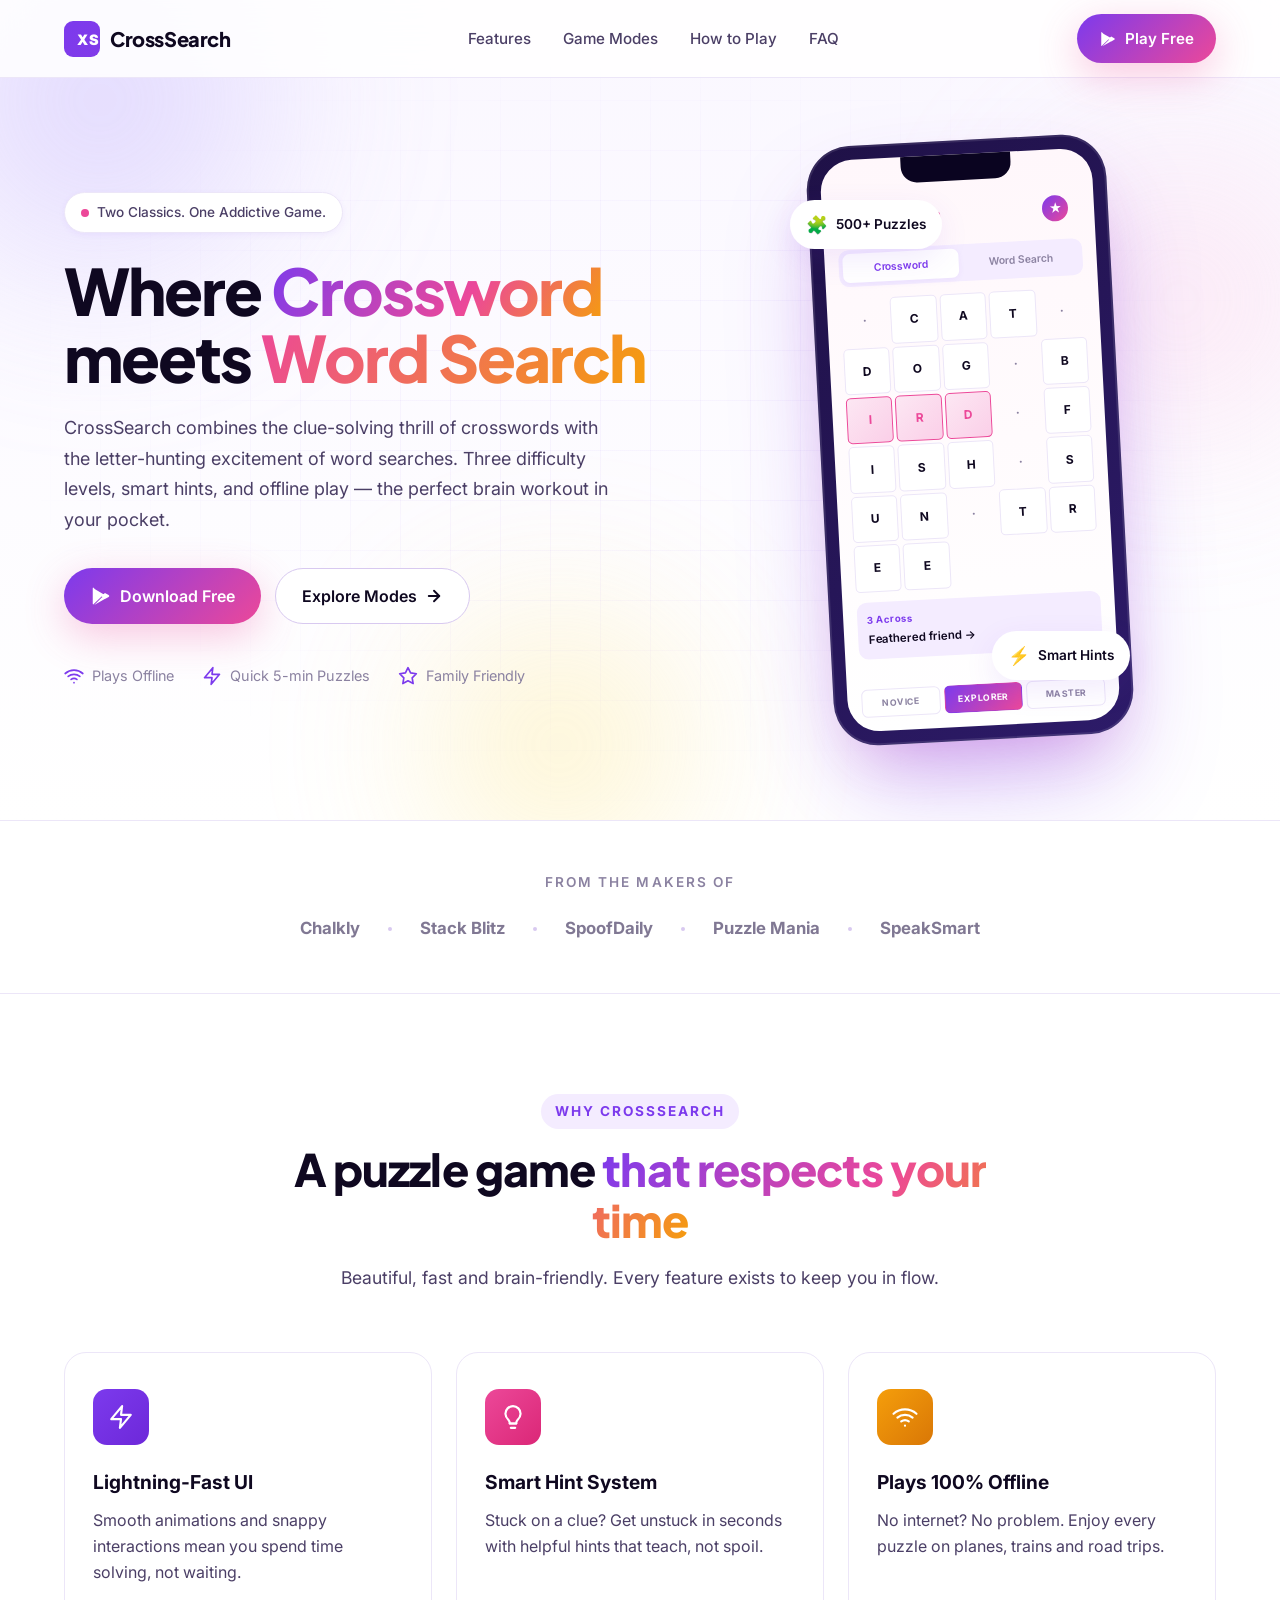
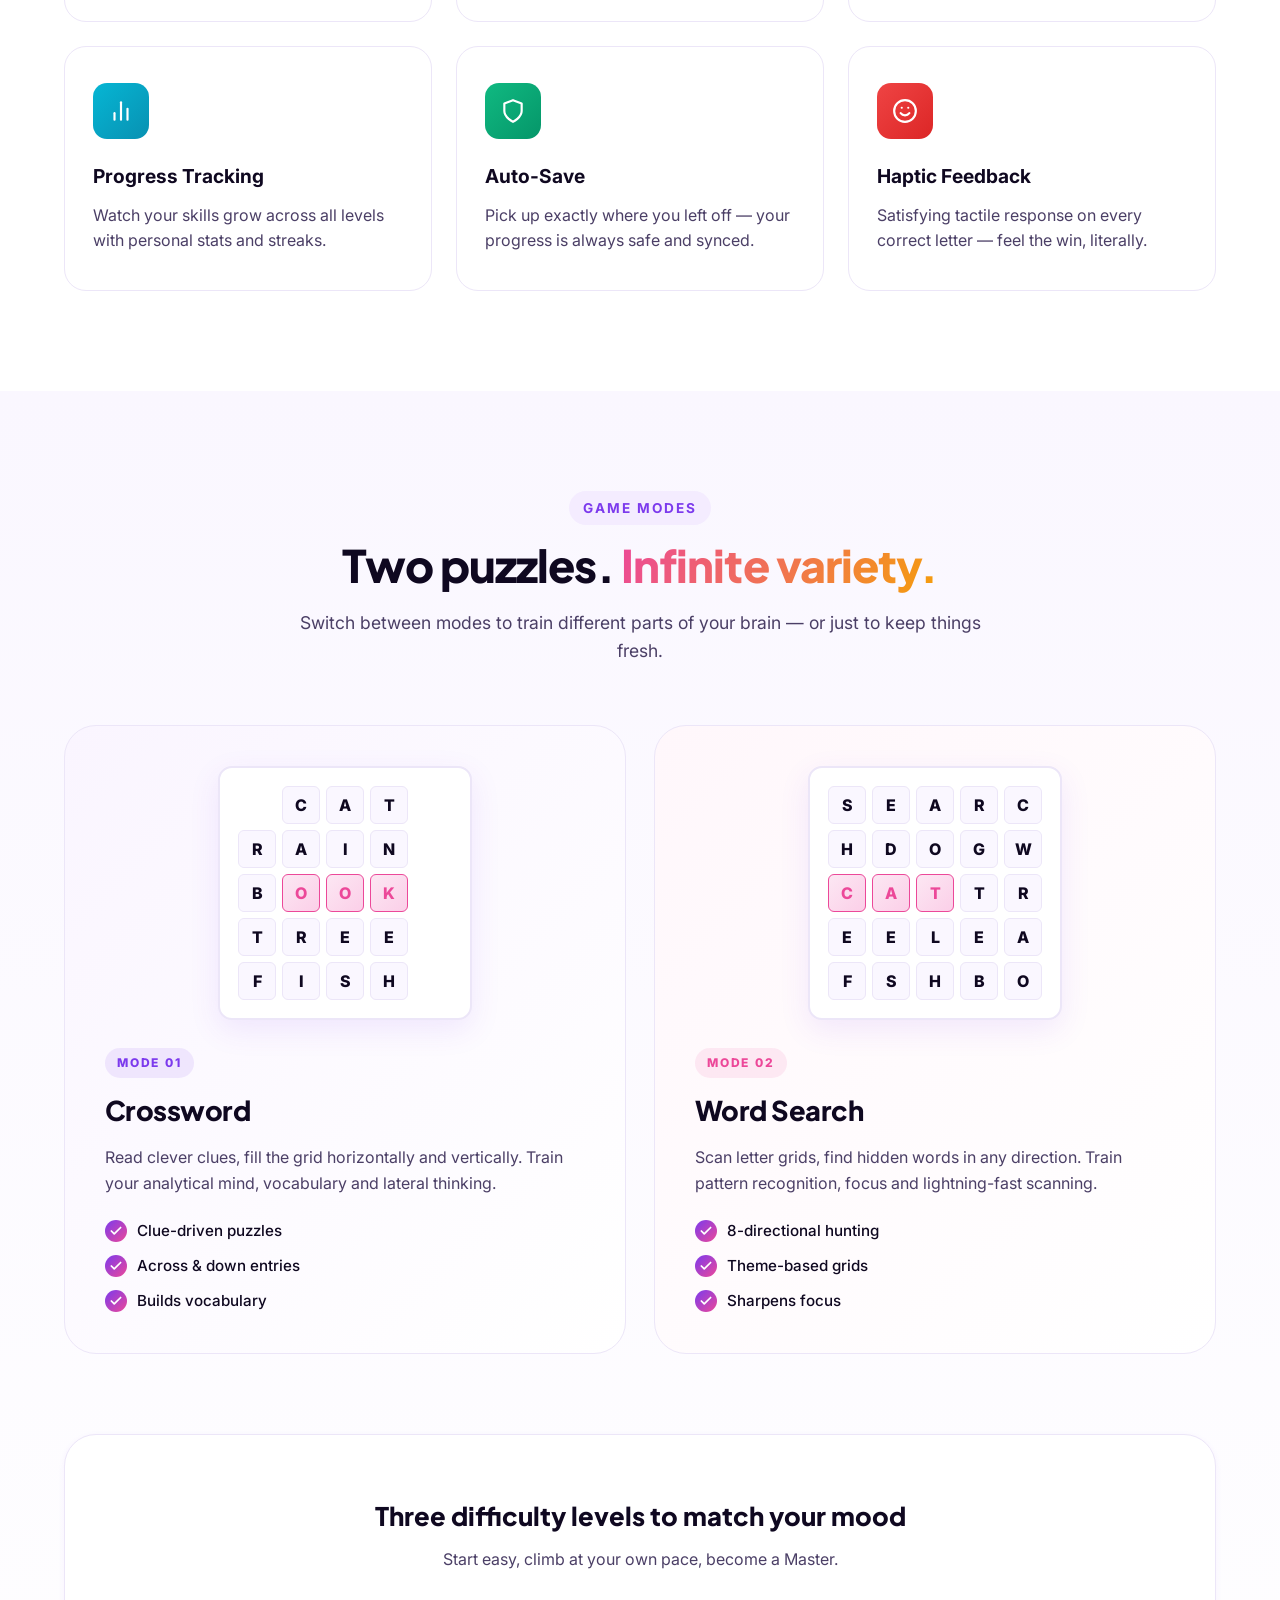
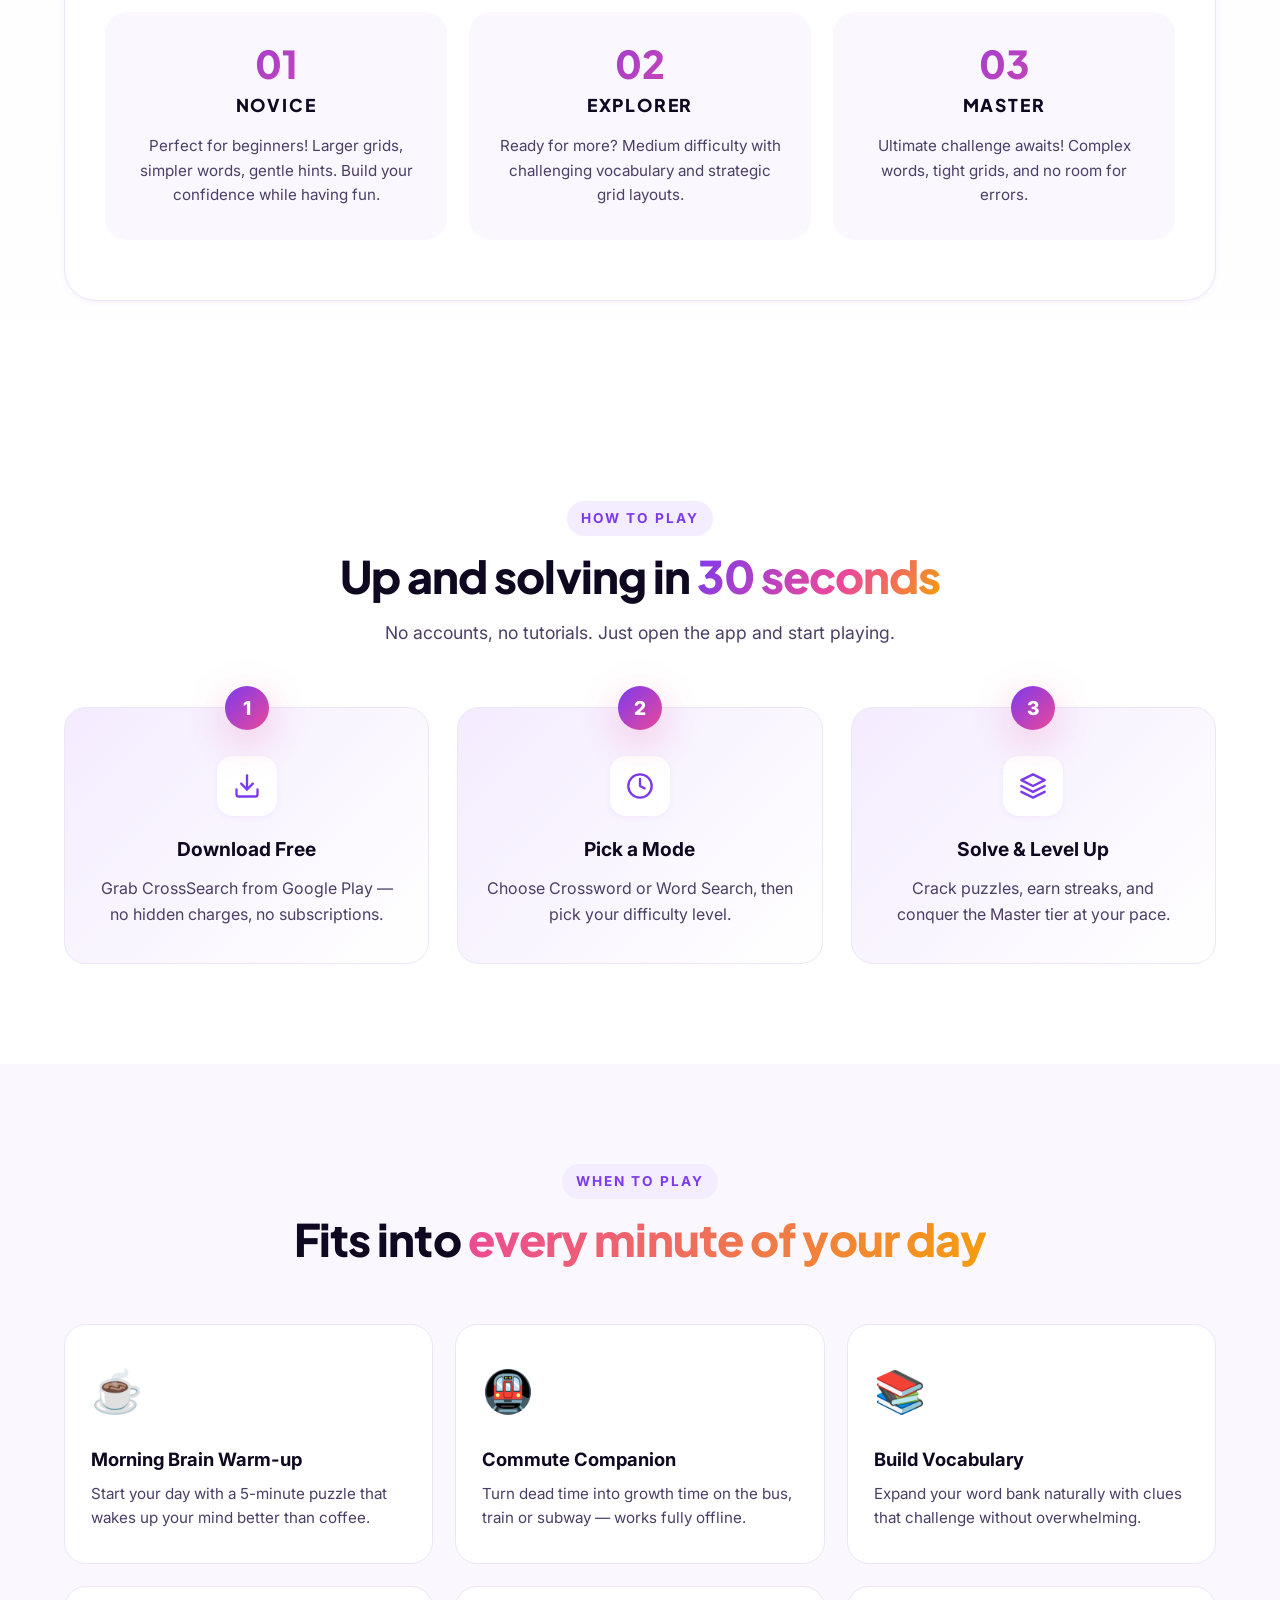
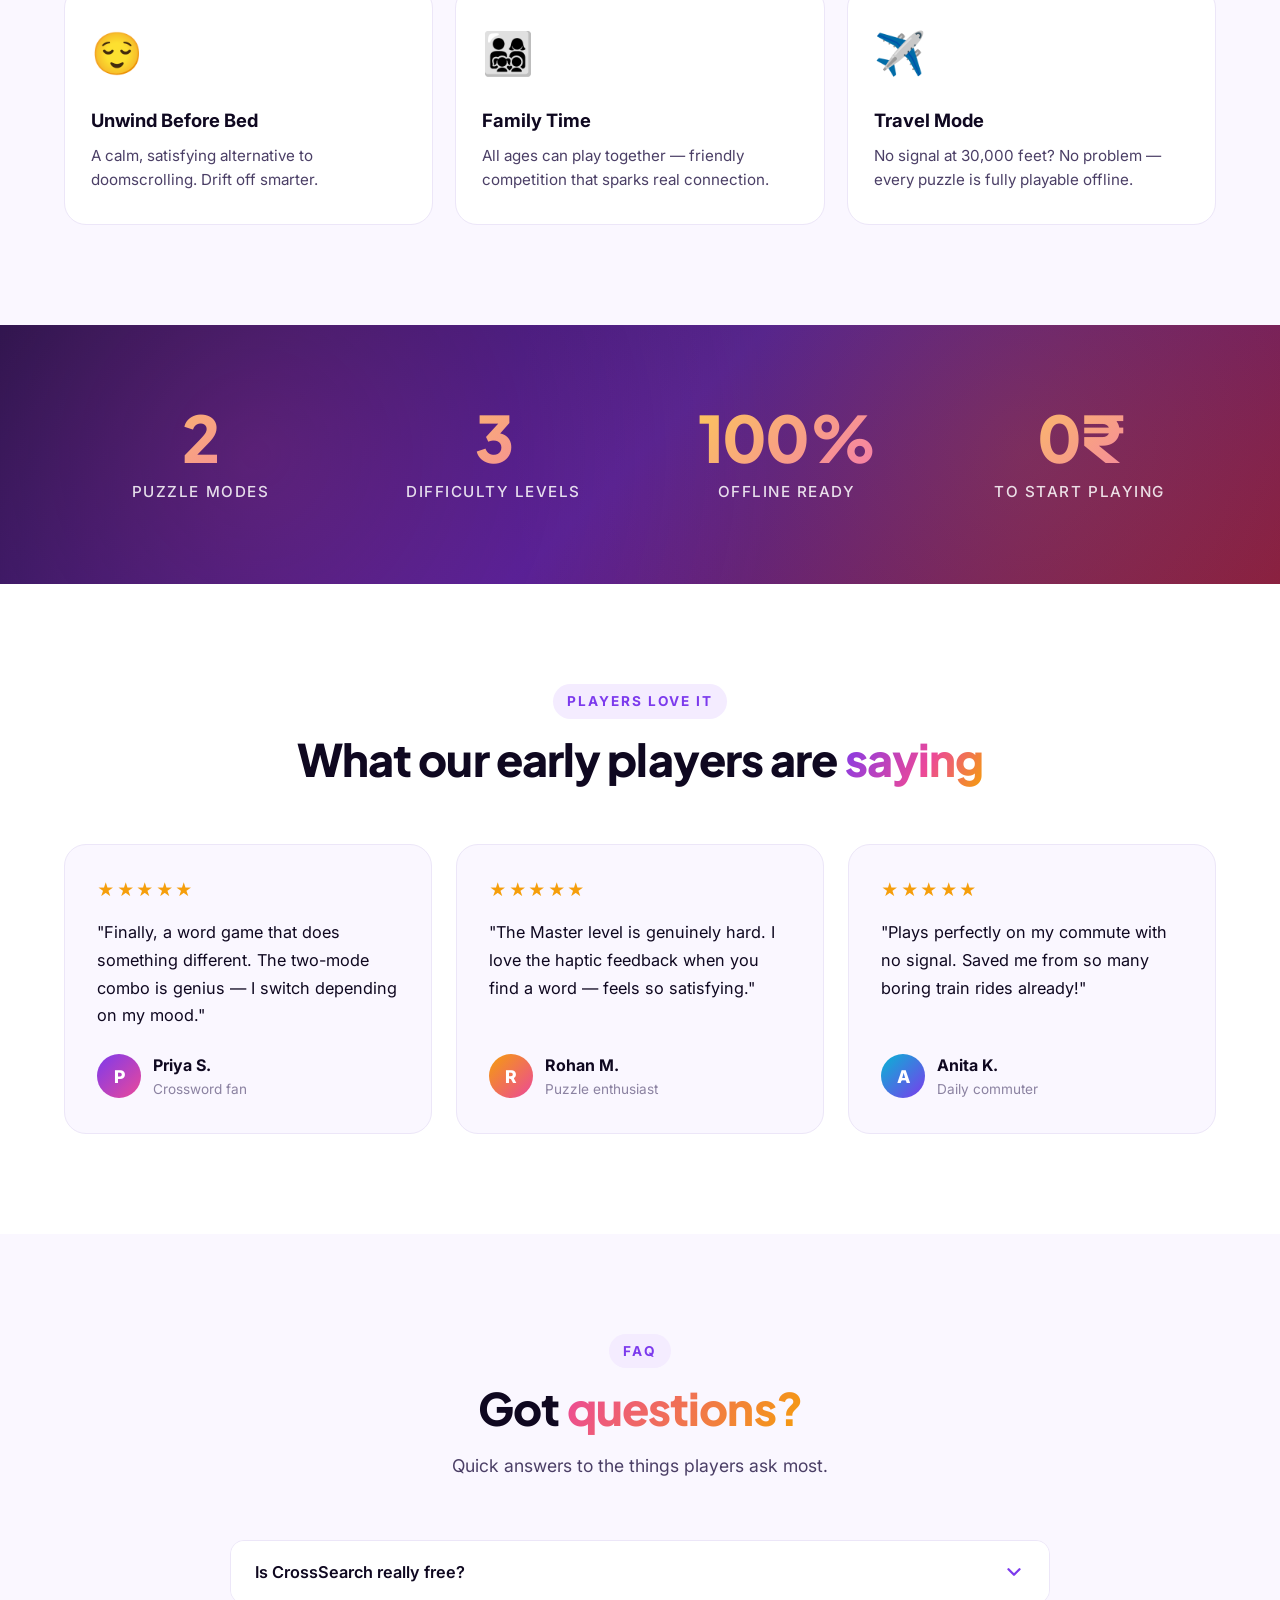
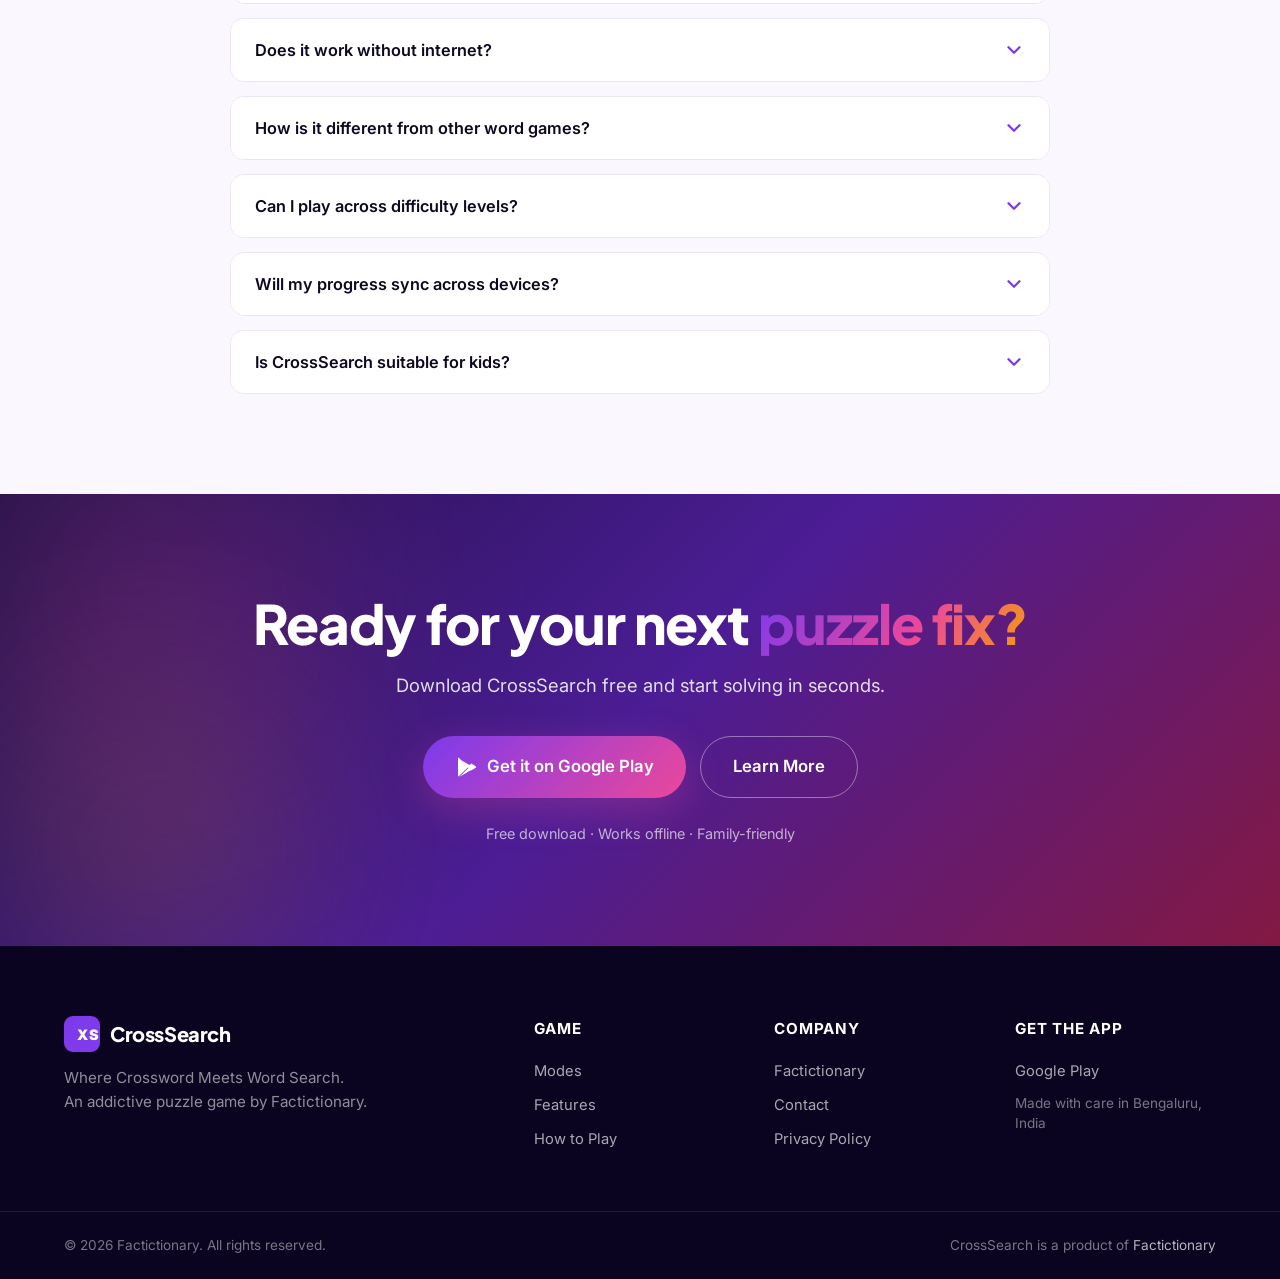
<file: index.html>
<!DOCTYPE html>
<html lang="en">
<head>
    <meta charset="UTF-8">
    <meta name="viewport" content="width=device-width, initial-scale=1.0">
    <title>CrossSearch - Crossword Meets Word Search | Free Puzzle Game</title>
    <meta name="description" content="CrossSearch is the ultimate fusion of two classic word puzzles in one addictive game. Enjoy Crossword + Word Search with three difficulty levels, smart hints, and offline play.">
    <meta name="keywords" content="crossword, word search, puzzle game, word game, brain game, offline games, CrossSearch, Factictionary, free puzzle app">
    <meta name="author" content="Factictionary">
    <meta property="og:title" content="CrossSearch - Where Crossword Meets Word Search">
    <meta property="og:description" content="Two classic puzzles. One addictive game. Play Crossword + Word Search anywhere, offline.">
    <meta property="og:type" content="website">
    <link rel="canonical" href="https://crosssearch.factictionary.in">
    <link rel="preconnect" href="https://fonts.googleapis.com">
    <link rel="preconnect" href="https://fonts.gstatic.com" crossorigin>
    <link href="https://fonts.googleapis.com/css2?family=Inter:wght@400;500;600;700;800;900&family=Plus+Jakarta+Sans:wght@600;700;800&display=swap" rel="stylesheet">
    <link rel="stylesheet" href="styles.css">
    <link rel="icon" type="image/svg+xml" href="assets/favicon.svg">
</head>
<body>

<!-- ============== NAVIGATION ============== -->
<nav class="navbar" id="navbar">
    <div class="container nav-container">
        <a href="#home" class="nav-brand">
            <span class="brand-logo">
                <svg viewBox="0 0 40 40" fill="none" xmlns="http://www.w3.org/2000/svg">
                    <defs>
                        <linearGradient id="brandGrad" x1="0" y1="0" x2="40" y2="40">
                            <stop offset="0%" stop-color="#7C3AED"/>
                            <stop offset="50%" stop-color="#EC4899"/>
                            <stop offset="100%" stop-color="#F59E0B"/>
                        </linearGradient>
                    </defs>
                    <rect width="40" height="40" rx="10" fill="url(#brandGrad)"/>
                    <text x="14" y="27" fill="white" font-family="Inter, Arial, sans-serif" font-weight="900" font-size="16">X</text>
                    <text x="28" y="27" fill="white" font-family="Inter, Arial, sans-serif" font-weight="900" font-size="16">S</text>
                </svg>
            </span>
            <span class="brand-text">CrossSearch</span>
        </a>
        <div class="nav-links" id="navLinks">
            <a href="#features">Features</a>
            <a href="#modes">Game Modes</a>
            <a href="#how-it-works">How to Play</a>
            <a href="#faq">FAQ</a>
            <a href="https://play.google.com/store/apps/details?id=in.factictionary.crosssearch" target="_blank" rel="noopener" class="nav-mobile-cta">
                <svg width="18" height="18" viewBox="0 0 24 24" fill="currentColor"><path d="M3 20.5V3.5c0-.4.2-.7.5-.9l9.7 9.4-9.7 9.4c-.3-.2-.5-.5-.5-.9zm10.4-7.5L4.6 4.2l12.4 7.2-3.6 1.6zm0 0l3.6 1.6-12.4 7.2 8.8-8.8zM21 12c0 .5-.3.9-.7 1.1l-4 2.3-3.7-3.4 3.7-3.4 4 2.3c.4.2.7.6.7 1.1z"/></svg>
                Play Free
            </a>
        </div>
        <a href="https://play.google.com/store/apps/details?id=in.factictionary.crosssearch" target="_blank" rel="noopener" class="btn btn-primary nav-cta">
            <svg width="18" height="18" viewBox="0 0 24 24" fill="currentColor"><path d="M3 20.5V3.5c0-.4.2-.7.5-.9l9.7 9.4-9.7 9.4c-.3-.2-.5-.5-.5-.9zm10.4-7.5L4.6 4.2l12.4 7.2-3.6 1.6zm0 0l3.6 1.6-12.4 7.2 8.8-8.8zM21 12c0 .5-.3.9-.7 1.1l-4 2.3-3.7-3.4 3.7-3.4 4 2.3c.4.2.7.6.7 1.1z"/></svg>
            Play Free
        </a>
        <button class="nav-toggle" id="navToggle" aria-label="Menu">
            <span></span><span></span><span></span>
        </button>
    </div>
</nav>
<div class="nav-overlay" id="navOverlay"></div>

<!-- ============== HERO SECTION ============== -->
<section class="hero" id="home">
    <div class="hero-bg">
        <div class="blob blob-1"></div>
        <div class="blob blob-2"></div>
        <div class="blob blob-3"></div>
        <div class="grid-overlay"></div>
    </div>
    <div class="container hero-container">
        <div class="hero-content">
            <div class="hero-badge">
                <span class="pulse-dot"></span>
                <span>Two Classics. One Addictive Game.</span>
            </div>
            <h1 class="hero-title">
                Where <span class="text-gradient">Crossword</span><br>
                meets <span class="text-gradient-2">Word Search</span>
            </h1>
            <p class="hero-subtitle">
                CrossSearch combines the clue-solving thrill of crosswords with the
                letter-hunting excitement of word searches. Three difficulty levels,
                smart hints, and offline play — the perfect brain workout in your pocket.
            </p>
            <div class="hero-actions">
                <a href="https://play.google.com/store/apps/details?id=in.factictionary.crosssearch" target="_blank" rel="noopener" class="btn btn-primary btn-lg">
                    <svg width="22" height="22" viewBox="0 0 24 24" fill="currentColor"><path d="M3 20.5V3.5c0-.4.2-.7.5-.9l9.7 9.4-9.7 9.4c-.3-.2-.5-.5-.5-.9zm10.4-7.5L4.6 4.2l12.4 7.2-3.6 1.6zm0 0l3.6 1.6-12.4 7.2 8.8-8.8zM21 12c0 .5-.3.9-.7 1.1l-4 2.3-3.7-3.4 3.7-3.4 4 2.3c.4.2.7.6.7 1.1z"/></svg>
                    Download Free
                </a>
                <a href="#modes" class="btn btn-secondary btn-lg">
                    Explore Modes
                    <svg width="18" height="18" viewBox="0 0 24 24" fill="none" stroke="currentColor" stroke-width="2.5" stroke-linecap="round" stroke-linejoin="round"><line x1="5" y1="12" x2="19" y2="12"/><polyline points="12 5 19 12 12 19"/></svg>
                </a>
            </div>
            <div class="hero-trust">
                <div class="trust-item">
                    <svg width="20" height="20" viewBox="0 0 24 24" fill="none" stroke="currentColor" stroke-width="2" stroke-linecap="round" stroke-linejoin="round"><path d="M5 12.55a11 11 0 0 1 14 0"/><path d="M1.42 9a16 16 0 0 1 21.16 0"/><path d="M8.53 16.11a6 6 0 0 1 6.95 0"/><line x1="12" y1="20" x2="12.01" y2="20"/></svg>
                    <span>Plays Offline</span>
                </div>
                <div class="trust-item">
                    <svg width="20" height="20" viewBox="0 0 24 24" fill="none" stroke="currentColor" stroke-width="2" stroke-linecap="round" stroke-linejoin="round"><polygon points="13 2 3 14 12 14 11 22 21 10 12 10 13 2"/></svg>
                    <span>Quick 5-min Puzzles</span>
                </div>
                <div class="trust-item">
                    <svg width="20" height="20" viewBox="0 0 24 24" fill="none" stroke="currentColor" stroke-width="2" stroke-linecap="round" stroke-linejoin="round"><path d="M12 2L15.09 8.26L22 9.27L17 14.14L18.18 21.02L12 17.77L5.82 21.02L7 14.14L2 9.27L8.91 8.26L12 2Z"/></svg>
                    <span>Family Friendly</span>
                </div>
            </div>
        </div>
        <div class="hero-visual">
            <div class="phone-mockup">
                <div class="phone-frame">
                    <div class="phone-notch"></div>
                    <div class="phone-screen">
                        <div class="app-header-bar">
                            <div class="app-bar-title">CrossSearch</div>
                            <div class="app-bar-icon">★</div>
                        </div>
                        <div class="puzzle-tabs">
                            <div class="tab tab-active">Crossword</div>
                            <div class="tab">Word Search</div>
                        </div>
                        <div class="puzzle-grid">
                            <div class="cell cell-block">·</div>
                            <div class="cell cell-letter">C</div>
                            <div class="cell cell-letter">A</div>
                            <div class="cell cell-letter">T</div>
                            <div class="cell cell-block">·</div>
                            <div class="cell cell-letter">D</div>
                            <div class="cell cell-letter">O</div>
                            <div class="cell cell-letter">G</div>
                            <div class="cell cell-block">·</div>
                            <div class="cell cell-letter">B</div>
                            <div class="cell cell-letter highlight">I</div>
                            <div class="cell cell-letter highlight">R</div>
                            <div class="cell cell-letter highlight">D</div>
                            <div class="cell cell-block">·</div>
                            <div class="cell cell-letter">F</div>
                            <div class="cell cell-letter">I</div>
                            <div class="cell cell-letter">S</div>
                            <div class="cell cell-letter">H</div>
                            <div class="cell cell-block">·</div>
                            <div class="cell cell-letter">S</div>
                            <div class="cell cell-letter">U</div>
                            <div class="cell cell-letter">N</div>
                            <div class="cell cell-block">·</div>
                            <div class="cell cell-letter">T</div>
                            <div class="cell cell-letter">R</div>
                            <div class="cell cell-letter">E</div>
                            <div class="cell cell-letter">E</div>
                        </div>
                        <div class="clue-bar">
                            <div class="clue-label">3 Across</div>
                            <div class="clue-text">Feathered friend →</div>
                        </div>
                        <div class="level-pills">
                            <div class="pill">NOVICE</div>
                            <div class="pill pill-active">EXPLORER</div>
                            <div class="pill">MASTER</div>
                        </div>
                    </div>
                </div>
                <div class="floating-badge badge-1">
                    <span class="badge-emoji">🧩</span>
                    <span class="badge-text">500+ Puzzles</span>
                </div>
                <div class="floating-badge badge-2">
                    <span class="badge-emoji">⚡</span>
                    <span class="badge-text">Smart Hints</span>
                </div>
            </div>
        </div>
    </div>
</section>

<!-- ============== LOGOS / SOCIAL PROOF ============== -->
<section class="logos-section">
    <div class="container">
        <p class="logos-label">From the makers of</p>
        <div class="logos-strip">
            <span class="logo-item">Chalkly</span>
            <span class="logo-divider"></span>
            <span class="logo-item">Stack Blitz</span>
            <span class="logo-divider"></span>
            <span class="logo-item">SpoofDaily</span>
            <span class="logo-divider"></span>
            <span class="logo-item">Puzzle Mania</span>
            <span class="logo-divider"></span>
            <span class="logo-item">SpeakSmart</span>
        </div>
    </div>
</section>

<!-- ============== FEATURES ============== -->
<section class="features" id="features">
    <div class="container">
        <div class="section-header reveal">
            <div class="section-eyebrow">Why CrossSearch</div>
            <h2 class="section-title">A puzzle game <span class="text-gradient">that respects your time</span></h2>
            <p class="section-subtitle">Beautiful, fast and brain-friendly. Every feature exists to keep you in flow.</p>
        </div>

        <div class="features-grid">
            <div class="feature-card reveal">
                <div class="feature-icon icon-grad-1">
                    <svg viewBox="0 0 24 24" fill="none" stroke="currentColor" stroke-width="2" stroke-linecap="round" stroke-linejoin="round"><polygon points="13 2 3 14 12 14 11 22 21 10 12 10 13 2"/></svg>
                </div>
                <h3>Lightning-Fast UI</h3>
                <p>Smooth animations and snappy interactions mean you spend time solving, not waiting.</p>
            </div>
            <div class="feature-card reveal">
                <div class="feature-icon icon-grad-2">
                    <svg viewBox="0 0 24 24" fill="none" stroke="currentColor" stroke-width="2" stroke-linecap="round" stroke-linejoin="round"><path d="M9 18h6"/><path d="M10 22h4"/><path d="M12 2a7 7 0 0 0-7 7c0 3 2 5 3 6 1 1 1 2 1 3h6c0-1 0-2 1-3 1-1 3-3 3-6a7 7 0 0 0-7-7z"/></svg>
                </div>
                <h3>Smart Hint System</h3>
                <p>Stuck on a clue? Get unstuck in seconds with helpful hints that teach, not spoil.</p>
            </div>
            <div class="feature-card reveal">
                <div class="feature-icon icon-grad-3">
                    <svg viewBox="0 0 24 24" fill="none" stroke="currentColor" stroke-width="2" stroke-linecap="round" stroke-linejoin="round"><path d="M5 12.55a11 11 0 0 1 14 0"/><path d="M1.42 9a16 16 0 0 1 21.16 0"/><path d="M8.53 16.11a6 6 0 0 1 6.95 0"/><line x1="12" y1="20" x2="12.01" y2="20"/></svg>
                </div>
                <h3>Plays 100% Offline</h3>
                <p>No internet? No problem. Enjoy every puzzle on planes, trains and road trips.</p>
            </div>
            <div class="feature-card reveal">
                <div class="feature-icon icon-grad-4">
                    <svg viewBox="0 0 24 24" fill="none" stroke="currentColor" stroke-width="2" stroke-linecap="round" stroke-linejoin="round"><line x1="18" y1="20" x2="18" y2="10"/><line x1="12" y1="20" x2="12" y2="4"/><line x1="6" y1="20" x2="6" y2="14"/></svg>
                </div>
                <h3>Progress Tracking</h3>
                <p>Watch your skills grow across all levels with personal stats and streaks.</p>
            </div>
            <div class="feature-card reveal">
                <div class="feature-icon icon-grad-5">
                    <svg viewBox="0 0 24 24" fill="none" stroke="currentColor" stroke-width="2" stroke-linecap="round" stroke-linejoin="round"><path d="M12 22s8-4 8-10V5l-8-3-8 3v7c0 6 8 10 8 10z"/></svg>
                </div>
                <h3>Auto-Save</h3>
                <p>Pick up exactly where you left off — your progress is always safe and synced.</p>
            </div>
            <div class="feature-card reveal">
                <div class="feature-icon icon-grad-6">
                    <svg viewBox="0 0 24 24" fill="none" stroke="currentColor" stroke-width="2" stroke-linecap="round" stroke-linejoin="round"><circle cx="12" cy="12" r="10"/><path d="M8 14s1.5 2 4 2 4-2 4-2"/><line x1="9" y1="9" x2="9.01" y2="9"/><line x1="15" y1="9" x2="15.01" y2="9"/></svg>
                </div>
                <h3>Haptic Feedback</h3>
                <p>Satisfying tactile response on every correct letter — feel the win, literally.</p>
            </div>
        </div>
    </div>
</section>

<!-- ============== GAME MODES ============== -->
<section class="modes" id="modes">
    <div class="container">
        <div class="section-header reveal">
            <div class="section-eyebrow">Game Modes</div>
            <h2 class="section-title">Two puzzles. <span class="text-gradient-2">Infinite variety.</span></h2>
            <p class="section-subtitle">Switch between modes to train different parts of your brain — or just to keep things fresh.</p>
        </div>

        <div class="modes-grid">
            <div class="mode-card reveal mode-crossword">
                <div class="mode-visual">
                    <div class="mini-grid">
                        <div class="mini-cell mini-block"></div>
                        <div class="mini-cell">C</div>
                        <div class="mini-cell">A</div>
                        <div class="mini-cell">T</div>
                        <div class="mini-cell mini-block"></div>
                        <div class="mini-cell">R</div>
                        <div class="mini-cell">A</div>
                        <div class="mini-cell">I</div>
                        <div class="mini-cell">N</div>
                        <div class="mini-cell mini-block"></div>
                        <div class="mini-cell">B</div>
                        <div class="mini-cell mini-highlight">O</div>
                        <div class="mini-cell mini-highlight">O</div>
                        <div class="mini-cell mini-highlight">K</div>
                        <div class="mini-cell mini-block"></div>
                        <div class="mini-cell">T</div>
                        <div class="mini-cell">R</div>
                        <div class="mini-cell">E</div>
                        <div class="mini-cell">E</div>
                        <div class="mini-cell mini-block"></div>
                        <div class="mini-cell">F</div>
                        <div class="mini-cell">I</div>
                        <div class="mini-cell">S</div>
                        <div class="mini-cell">H</div>
                    </div>
                </div>
                <div class="mode-content">
                    <div class="mode-tag">MODE 01</div>
                    <h3>Crossword</h3>
                    <p>Read clever clues, fill the grid horizontally and vertically. Train your analytical mind, vocabulary and lateral thinking.</p>
                    <ul class="mode-list">
                        <li><svg width="16" height="16" viewBox="0 0 24 24" fill="none" stroke="currentColor" stroke-width="3" stroke-linecap="round" stroke-linejoin="round"><polyline points="20 6 9 17 4 12"/></svg> Clue-driven puzzles</li>
                        <li><svg width="16" height="16" viewBox="0 0 24 24" fill="none" stroke="currentColor" stroke-width="3" stroke-linecap="round" stroke-linejoin="round"><polyline points="20 6 9 17 4 12"/></svg> Across & down entries</li>
                        <li><svg width="16" height="16" viewBox="0 0 24 24" fill="none" stroke="currentColor" stroke-width="3" stroke-linecap="round" stroke-linejoin="round"><polyline points="20 6 9 17 4 12"/></svg> Builds vocabulary</li>
                    </ul>
                </div>
            </div>

            <div class="mode-card reveal mode-wordsearch">
                <div class="mode-visual">
                    <div class="mini-grid">
                        <div class="mini-cell">S</div>
                        <div class="mini-cell">E</div>
                        <div class="mini-cell">A</div>
                        <div class="mini-cell">R</div>
                        <div class="mini-cell">C</div>
                        <div class="mini-cell">H</div>
                        <div class="mini-cell">D</div>
                        <div class="mini-cell">O</div>
                        <div class="mini-cell">G</div>
                        <div class="mini-cell">W</div>
                        <div class="mini-cell mini-highlight">C</div>
                        <div class="mini-cell mini-highlight">A</div>
                        <div class="mini-cell mini-highlight">T</div>
                        <div class="mini-cell">T</div>
                        <div class="mini-cell">R</div>
                        <div class="mini-cell">E</div>
                        <div class="mini-cell">E</div>
                        <div class="mini-cell">L</div>
                        <div class="mini-cell">E</div>
                        <div class="mini-cell">A</div>
                        <div class="mini-cell">F</div>
                        <div class="mini-cell">S</div>
                        <div class="mini-cell">H</div>
                        <div class="mini-cell">B</div>
                        <div class="mini-cell">O</div>
                    </div>
                </div>
                <div class="mode-content">
                    <div class="mode-tag mode-tag-2">MODE 02</div>
                    <h3>Word Search</h3>
                    <p>Scan letter grids, find hidden words in any direction. Train pattern recognition, focus and lightning-fast scanning.</p>
                    <ul class="mode-list">
                        <li><svg width="16" height="16" viewBox="0 0 24 24" fill="none" stroke="currentColor" stroke-width="3" stroke-linecap="round" stroke-linejoin="round"><polyline points="20 6 9 17 4 12"/></svg> 8-directional hunting</li>
                        <li><svg width="16" height="16" viewBox="0 0 24 24" fill="none" stroke="currentColor" stroke-width="3" stroke-linecap="round" stroke-linejoin="round"><polyline points="20 6 9 17 4 12"/></svg> Theme-based grids</li>
                        <li><svg width="16" height="16" viewBox="0 0 24 24" fill="none" stroke="currentColor" stroke-width="3" stroke-linecap="round" stroke-linejoin="round"><polyline points="20 6 9 17 4 12"/></svg> Sharpens focus</li>
                    </ul>
                </div>
            </div>
        </div>

        <div class="levels reveal">
            <div class="level-header">
                <h3>Three difficulty levels to match your mood</h3>
                <p>Start easy, climb at your own pace, become a Master.</p>
            </div>
            <div class="levels-grid">
                <div class="level-card level-novice">
                    <div class="level-number">01</div>
                    <div class="level-name">NOVICE</div>
                    <p>Perfect for beginners! Larger grids, simpler words, gentle hints. Build your confidence while having fun.</p>
                </div>
                <div class="level-card level-explorer">
                    <div class="level-number">02</div>
                    <div class="level-name">EXPLORER</div>
                    <p>Ready for more? Medium difficulty with challenging vocabulary and strategic grid layouts.</p>
                </div>
                <div class="level-card level-master">
                    <div class="level-number">03</div>
                    <div class="level-name">MASTER</div>
                    <p>Ultimate challenge awaits! Complex words, tight grids, and no room for errors.</p>
                </div>
            </div>
        </div>
    </div>
</section>

<!-- ============== HOW IT WORKS ============== -->
<section class="how-it-works" id="how-it-works">
    <div class="container">
        <div class="section-header reveal">
            <div class="section-eyebrow">How to Play</div>
            <h2 class="section-title">Up and solving in <span class="text-gradient">30 seconds</span></h2>
            <p class="section-subtitle">No accounts, no tutorials. Just open the app and start playing.</p>
        </div>

        <div class="steps-grid">
            <div class="step-card reveal">
                <div class="step-number">1</div>
                <div class="step-icon">
                    <svg viewBox="0 0 24 24" fill="none" stroke="currentColor" stroke-width="2" stroke-linecap="round" stroke-linejoin="round"><path d="M21 15v4a2 2 0 0 1-2 2H5a2 2 0 0 1-2-2v-4"/><polyline points="7 10 12 15 17 10"/><line x1="12" y1="15" x2="12" y2="3"/></svg>
                </div>
                <h3>Download Free</h3>
                <p>Grab CrossSearch from Google Play — no hidden charges, no subscriptions.</p>
            </div>
            <div class="step-card reveal">
                <div class="step-number">2</div>
                <div class="step-icon">
                    <svg viewBox="0 0 24 24" fill="none" stroke="currentColor" stroke-width="2" stroke-linecap="round" stroke-linejoin="round"><circle cx="12" cy="12" r="10"/><polyline points="12 6 12 12 16 14"/></svg>
                </div>
                <h3>Pick a Mode</h3>
                <p>Choose Crossword or Word Search, then pick your difficulty level.</p>
            </div>
            <div class="step-card reveal">
                <div class="step-number">3</div>
                <div class="step-icon">
                    <svg viewBox="0 0 24 24" fill="none" stroke="currentColor" stroke-width="2" stroke-linecap="round" stroke-linejoin="round"><path d="M12 2L2 7l10 5 10-5-10-5z"/><path d="M2 17l10 5 10-5"/><path d="M2 12l10 5 10-5"/></svg>
                </div>
                <h3>Solve & Level Up</h3>
                <p>Crack puzzles, earn streaks, and conquer the Master tier at your pace.</p>
            </div>
        </div>
    </div>
</section>

<!-- ============== USE CASES ============== -->
<section class="usecases">
    <div class="container">
        <div class="section-header reveal">
            <div class="section-eyebrow">When to Play</div>
            <h2 class="section-title">Fits into <span class="text-gradient-2">every minute of your day</span></h2>
        </div>
        <div class="usecase-grid">
            <div class="usecase-card reveal">
                <div class="usecase-emoji">☕</div>
                <h3>Morning Brain Warm-up</h3>
                <p>Start your day with a 5-minute puzzle that wakes up your mind better than coffee.</p>
            </div>
            <div class="usecase-card reveal">
                <div class="usecase-emoji">🚇</div>
                <h3>Commute Companion</h3>
                <p>Turn dead time into growth time on the bus, train or subway — works fully offline.</p>
            </div>
            <div class="usecase-card reveal">
                <div class="usecase-emoji">📚</div>
                <h3>Build Vocabulary</h3>
                <p>Expand your word bank naturally with clues that challenge without overwhelming.</p>
            </div>
            <div class="usecase-card reveal">
                <div class="usecase-emoji">😌</div>
                <h3>Unwind Before Bed</h3>
                <p>A calm, satisfying alternative to doomscrolling. Drift off smarter.</p>
            </div>
            <div class="usecase-card reveal">
                <div class="usecase-emoji">👨‍👩‍👧‍👦</div>
                <h3>Family Time</h3>
                <p>All ages can play together — friendly competition that sparks real connection.</p>
            </div>
            <div class="usecase-card reveal">
                <div class="usecase-emoji">✈️</div>
                <h3>Travel Mode</h3>
                <p>No signal at 30,000 feet? No problem — every puzzle is fully playable offline.</p>
            </div>
        </div>
    </div>
</section>

<!-- ============== STATS ============== -->
<section class="stats">
    <div class="container">
        <div class="stats-grid">
            <div class="stat reveal">
                <div class="stat-num">2</div>
                <div class="stat-label">Puzzle Modes</div>
            </div>
            <div class="stat reveal">
                <div class="stat-num">3</div>
                <div class="stat-label">Difficulty Levels</div>
            </div>
            <div class="stat reveal">
                <div class="stat-num">100%</div>
                <div class="stat-label">Offline Ready</div>
            </div>
            <div class="stat reveal">
                <div class="stat-num">0₹</div>
                <div class="stat-label">To Start Playing</div>
            </div>
        </div>
    </div>
</section>

<!-- ============== TESTIMONIALS ============== -->
<section class="testimonials" id="testimonials">
    <div class="container">
        <div class="section-header reveal">
            <div class="section-eyebrow">Players Love It</div>
            <h2 class="section-title">What our early players are <span class="text-gradient">saying</span></h2>
        </div>
        <div class="testimonials-grid">
            <div class="testimonial reveal">
                <div class="testimonial-stars">★★★★★</div>
                <p class="testimonial-text">"Finally, a word game that does something different. The two-mode combo is genius — I switch depending on my mood."</p>
                <div class="testimonial-author">
                    <div class="author-avatar avatar-1">P</div>
                    <div>
                        <div class="author-name">Priya S.</div>
                        <div class="author-role">Crossword fan</div>
                    </div>
                </div>
            </div>
            <div class="testimonial reveal">
                <div class="testimonial-stars">★★★★★</div>
                <p class="testimonial-text">"The Master level is genuinely hard. I love the haptic feedback when you find a word — feels so satisfying."</p>
                <div class="testimonial-author">
                    <div class="author-avatar avatar-2">R</div>
                    <div>
                        <div class="author-name">Rohan M.</div>
                        <div class="author-role">Puzzle enthusiast</div>
                    </div>
                </div>
            </div>
            <div class="testimonial reveal">
                <div class="testimonial-stars">★★★★★</div>
                <p class="testimonial-text">"Plays perfectly on my commute with no signal. Saved me from so many boring train rides already!"</p>
                <div class="testimonial-author">
                    <div class="author-avatar avatar-3">A</div>
                    <div>
                        <div class="author-name">Anita K.</div>
                        <div class="author-role">Daily commuter</div>
                    </div>
                </div>
            </div>
        </div>
    </div>
</section>

<!-- ============== FAQ ============== -->
<section class="faq" id="faq">
    <div class="container">
        <div class="section-header reveal">
            <div class="section-eyebrow">FAQ</div>
            <h2 class="section-title">Got <span class="text-gradient-2">questions?</span></h2>
            <p class="section-subtitle">Quick answers to the things players ask most.</p>
        </div>

        <div class="faq-list">
            <div class="faq-item reveal">
                <button class="faq-question" aria-expanded="false">
                    <span>Is CrossSearch really free?</span>
                    <svg class="faq-icon" width="22" height="22" viewBox="0 0 24 24" fill="none" stroke="currentColor" stroke-width="2.5" stroke-linecap="round" stroke-linejoin="round"><polyline points="6 9 12 15 18 9"/></svg>
                </button>
                <div class="faq-answer">
                    <p>Yes — the game is free to download and play. Some optional ads support development, but you can keep playing without spending anything.</p>
                </div>
            </div>
            <div class="faq-item reveal">
                <button class="faq-question" aria-expanded="false">
                    <span>Does it work without internet?</span>
                    <svg class="faq-icon" width="22" height="22" viewBox="0 0 24 24" fill="none" stroke="currentColor" stroke-width="2.5" stroke-linecap="round" stroke-linejoin="round"><polyline points="6 9 12 15 18 9"/></svg>
                </button>
                <div class="faq-answer">
                    <p>Absolutely. Every puzzle runs fully offline. Just open the app and play — perfect for flights, commutes, or remote areas.</p>
                </div>
            </div>
            <div class="faq-item reveal">
                <button class="faq-question" aria-expanded="false">
                    <span>How is it different from other word games?</span>
                    <svg class="faq-icon" width="22" height="22" viewBox="0 0 24 24" fill="none" stroke="currentColor" stroke-width="2.5" stroke-linecap="round" stroke-linejoin="round"><polyline points="6 9 12 15 18 9"/></svg>
                </button>
                <div class="faq-answer">
                    <p>Most word games stick to one formula. CrossSearch fuses two classics — Crossword (clue-solving) and Word Search (letter-hunting) — so you get variety and train two different cognitive skills in one app.</p>
                </div>
            </div>
            <div class="faq-item reveal">
                <button class="faq-question" aria-expanded="false">
                    <span>Can I play across difficulty levels?</span>
                    <svg class="faq-icon" width="22" height="22" viewBox="0 0 24 24" fill="none" stroke="currentColor" stroke-width="2.5" stroke-linecap="round" stroke-linejoin="round"><polyline points="6 9 12 15 18 9"/></svg>
                </button>
                <div class="faq-answer">
                    <p>Yes. Start at Novice to learn the ropes, move up to Explorer for a real workout, and take on Master when you're ready for the ultimate challenge. Your progress is saved per level.</p>
                </div>
            </div>
            <div class="faq-item reveal">
                <button class="faq-question" aria-expanded="false">
                    <span>Will my progress sync across devices?</span>
                    <svg class="faq-icon" width="22" height="22" viewBox="0 0 24 24" fill="none" stroke="currentColor" stroke-width="2.5" stroke-linecap="round" stroke-linejoin="round"><polyline points="6 9 12 15 18 9"/></svg>
                </button>
                <div class="faq-answer">
                    <p>Progress is auto-saved locally on your device, so you can pick up right where you left off. Cross-device sync is on our roadmap.</p>
                </div>
            </div>
            <div class="faq-item reveal">
                <button class="faq-question" aria-expanded="false">
                    <span>Is CrossSearch suitable for kids?</span>
                    <svg class="faq-icon" width="22" height="22" viewBox="0 0 24 24" fill="none" stroke="currentColor" stroke-width="2.5" stroke-linecap="round" stroke-linejoin="round"><polyline points="6 9 12 15 18 9"/></svg>
                </button>
                <div class="faq-answer">
                    <p>Yes — it's rated Everyone. Novice level is great for kids and beginners, and the family-friendly competition makes it perfect to play together.</p>
                </div>
            </div>
        </div>
    </div>
</section>

<!-- ============== FINAL CTA ============== -->
<section class="cta">
    <div class="cta-bg">
        <div class="blob blob-1"></div>
        <div class="blob blob-2"></div>
    </div>
    <div class="container cta-container reveal">
        <h2 class="cta-title">Ready for your next <span class="text-gradient">puzzle fix?</span></h2>
        <p class="cta-subtitle">Download CrossSearch free and start solving in seconds.</p>
        <div class="cta-actions">
            <a href="https://play.google.com/store/apps/details?id=in.factictionary.crosssearch" target="_blank" rel="noopener" class="btn btn-primary btn-xl">
                <svg width="24" height="24" viewBox="0 0 24 24" fill="currentColor"><path d="M3 20.5V3.5c0-.4.2-.7.5-.9l9.7 9.4-9.7 9.4c-.3-.2-.5-.5-.5-.9zm10.4-7.5L4.6 4.2l12.4 7.2-3.6 1.6zm0 0l3.6 1.6-12.4 7.2 8.8-8.8zM21 12c0 .5-.3.9-.7 1.1l-4 2.3-3.7-3.4 3.7-3.4 4 2.3c.4.2.7.6.7 1.1z"/></svg>
                Get it on Google Play
            </a>
            <a href="#features" class="btn btn-ghost btn-xl">
                Learn More
            </a>
        </div>
        <p class="cta-note">Free download · Works offline · Family-friendly</p>
    </div>
</section>

<!-- ============== FOOTER ============== -->
<footer class="footer">
    <div class="container footer-container">
        <div class="footer-brand">
            <a href="#home" class="nav-brand">
                <span class="brand-logo">
                    <svg viewBox="0 0 40 40" fill="none" xmlns="http://www.w3.org/2000/svg">
                        <rect width="40" height="40" rx="10" fill="url(#brandGrad)"/>
                        <text x="14" y="27" fill="white" font-family="Inter, Arial, sans-serif" font-weight="900" font-size="16">X</text>
                        <text x="28" y="27" fill="white" font-family="Inter, Arial, sans-serif" font-weight="900" font-size="16">S</text>
                    </svg>
                </span>
                <span class="brand-text">CrossSearch</span>
            </a>
            <p class="footer-tagline">Where Crossword Meets Word Search.<br>An addictive puzzle game by Factictionary.</p>
        </div>
        <div class="footer-cols">
            <div class="footer-col">
                <h4>Game</h4>
                <a href="#modes">Modes</a>
                <a href="#features">Features</a>
                <a href="#how-it-works">How to Play</a>
            </div>
            <div class="footer-col">
                <h4>Company</h4>
                <a href="https://factictionary.in" target="_blank" rel="noopener">Factictionary</a>
                <a href="mailto:factictionary@gmail.com">Contact</a>
                <a href="https://crosssearch.factictionary.in/privacy_policy.html" target="_blank" rel="noopener">Privacy Policy</a>
            </div>
            <div class="footer-col">
                <h4>Get the App</h4>
                <a href="https://play.google.com/store/apps/details?id=in.factictionary.crosssearch" target="_blank" rel="noopener">Google Play</a>
                <p class="footer-meta">Made with care in Bengaluru, India</p>
            </div>
        </div>
    </div>
    <div class="footer-bottom">
        <div class="container">
            <p>© <span id="year"></span> Factictionary. All rights reserved.</p>
            <p>CrossSearch is a product of <a href="https://factictionary.in" target="_blank" rel="noopener">Factictionary</a></p>
        </div>
    </div>
</footer>

<script src="script.js"></script>
</body>
</html>
</file>
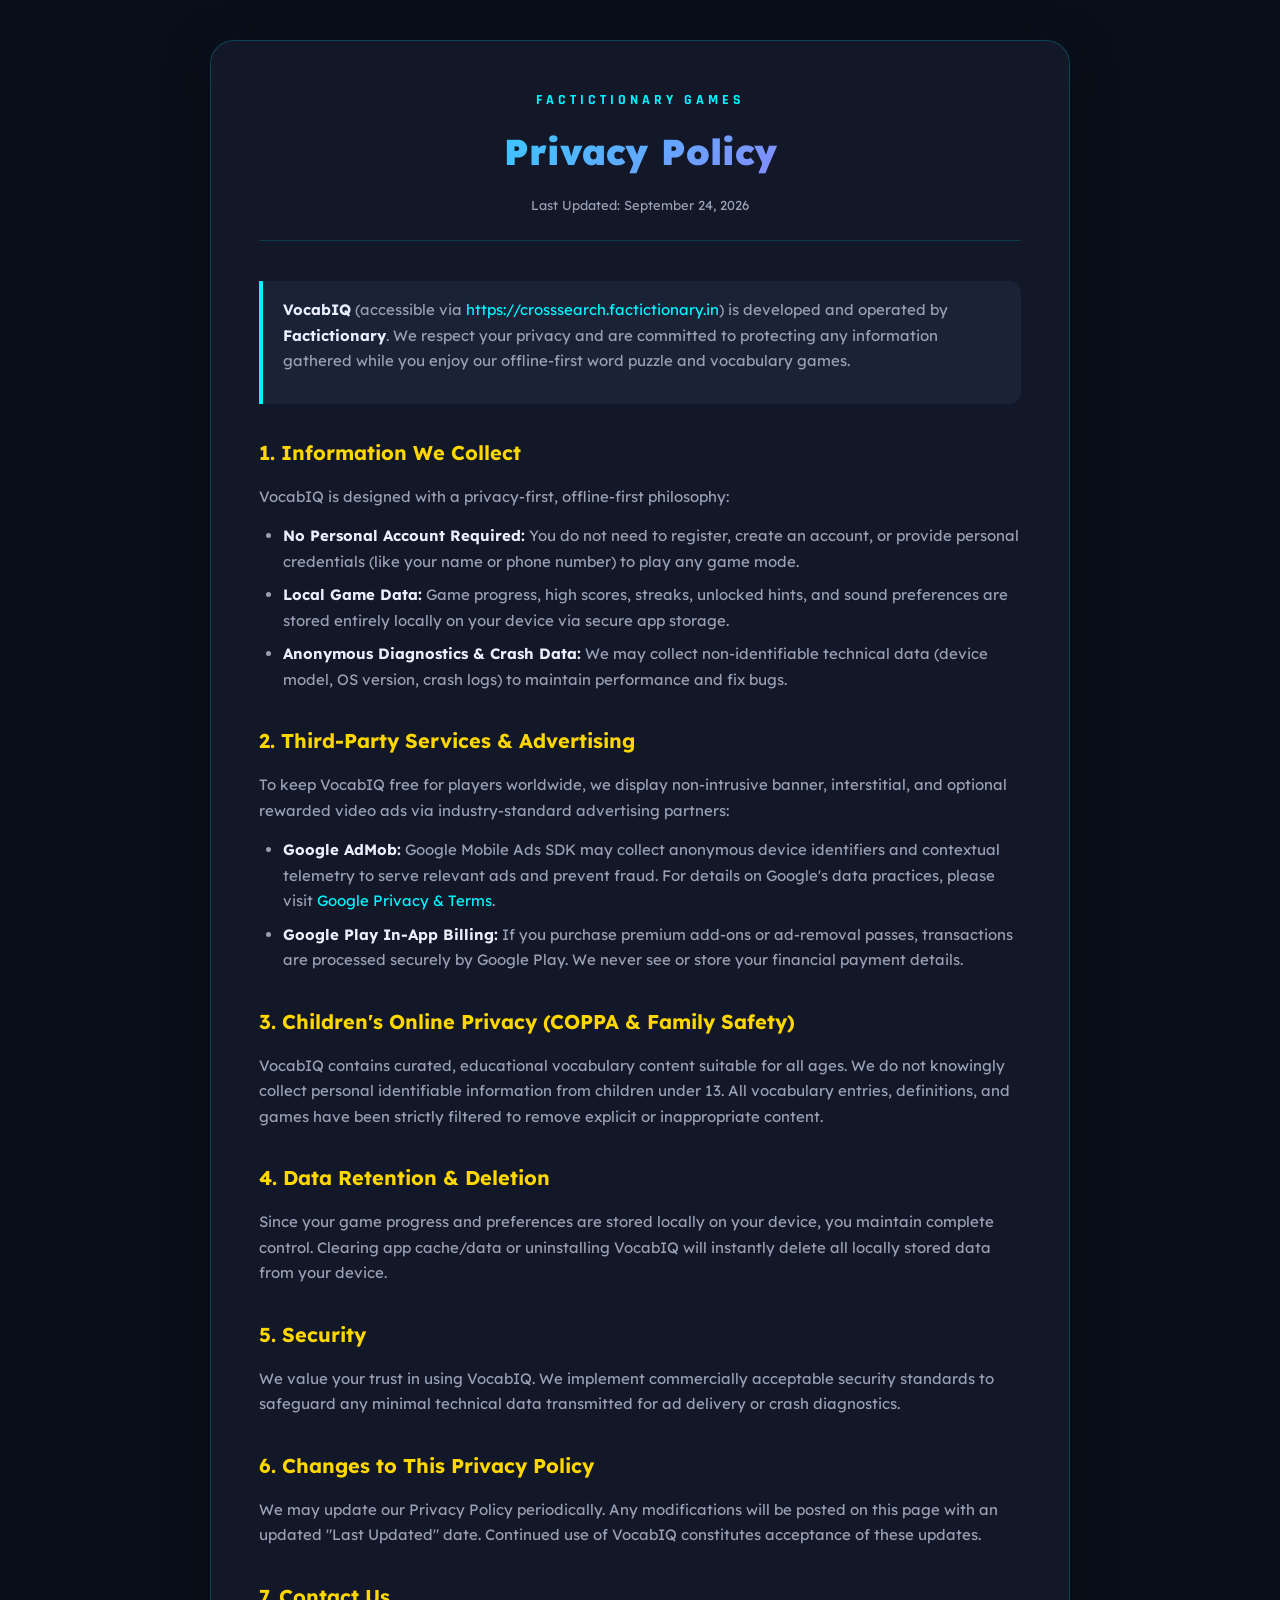
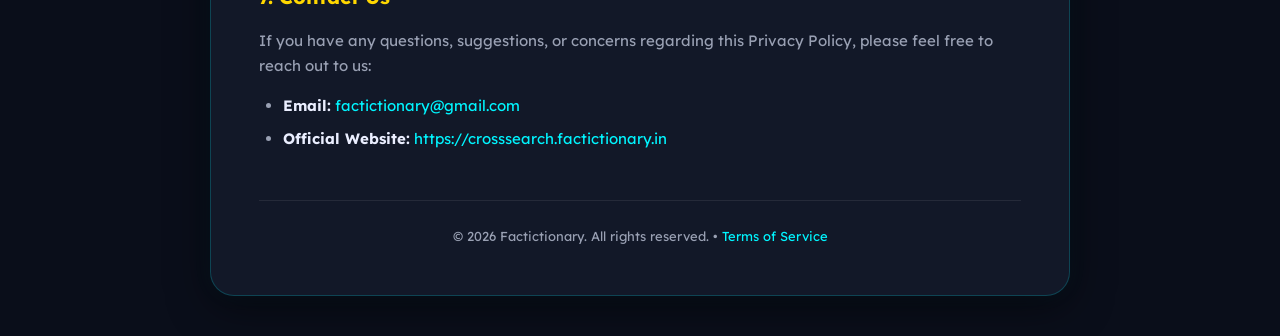
<file: privacy_policy.html>
<!DOCTYPE html>
<html lang="en">
<head>
    <meta charset="UTF-8">
    <meta name="viewport" content="width=device-width, initial-scale=1.0">
    <title>Privacy Policy - VocabIQ</title>
    <link href="https://fonts.googleapis.com/css2?family=Lexend:wght@400;600;700;900&family=Rajdhani:wght@600;700&display=swap" rel="stylesheet">
    <style>
        :root {
            --bg-deep: #0A0E1A;
            --bg-card: #121828;
            --bg-surface: #1A2236;
            --neon-cyan: #00F5FF;
            --neon-purple: #BF5FFF;
            --neon-gold: #FFD700;
            --text-primary: #EAEEFF;
            --text-secondary: #99A0B3;
            --text-muted: #3D4F72;
        }
        * {
            box-sizing: border-box;
            margin: 0;
            padding: 0;
        }
        body {
            font-family: 'Lexend', sans-serif;
            background-color: var(--bg-deep);
            color: var(--text-primary);
            line-height: 1.7;
            padding: 40px 20px;
        }
        .container {
            max-width: 860px;
            margin: 0 auto;
            background: var(--bg-card);
            padding: 48px;
            border-radius: 24px;
            border: 1px solid rgba(0, 245, 255, 0.2);
            box-shadow: 0 10px 40px rgba(0, 0, 0, 0.5), 0 0 20px rgba(0, 245, 255, 0.05);
        }
        .header {
            text-align: center;
            margin-bottom: 40px;
            border-bottom: 1px solid rgba(0, 245, 255, 0.15);
            padding-bottom: 24px;
        }
        .brand {
            font-family: 'Rajdhani', sans-serif;
            font-size: 14px;
            font-weight: 700;
            letter-spacing: 4px;
            color: var(--neon-cyan);
            text-transform: uppercase;
            margin-bottom: 8px;
        }
        h1 {
            font-size: 36px;
            font-weight: 900;
            background: linear-gradient(135deg, var(--neon-cyan), var(--neon-purple));
            -webkit-background-clip: text;
            -webkit-text-fill-color: transparent;
            margin-bottom: 12px;
        }
        .last-updated {
            color: var(--text-secondary);
            font-size: 13px;
        }
        h2 {
            font-size: 20px;
            color: var(--neon-gold);
            margin-top: 32px;
            margin-bottom: 14px;
            display: flex;
            align-items: center;
            gap: 10px;
        }
        p, li {
            color: var(--text-secondary);
            font-size: 15px;
            margin-bottom: 14px;
        }
        ul {
            padding-left: 24px;
            margin-bottom: 16px;
        }
        li {
            margin-bottom: 8px;
        }
        strong {
            color: var(--text-primary);
        }
        a {
            color: var(--neon-cyan);
            text-decoration: none;
            transition: color 0.2s ease;
        }
        a:hover {
            color: var(--neon-purple);
            text-decoration: underline;
        }
        .highlight-box {
            background: var(--bg-surface);
            border-left: 4px solid var(--neon-cyan);
            padding: 16px 20px;
            border-radius: 0 12px 12px 0;
            margin: 20px 0;
        }
        .footer {
            margin-top: 48px;
            text-align: center;
            border-top: 1px solid rgba(255, 255, 255, 0.08);
            padding-top: 24px;
            font-size: 13px;
            color: var(--text-secondary);
        }
    </style>
</head>
<body>

<div class="container">
    <div class="header">
        <div class="brand">Factictionary Games</div>
        <h1>Privacy Policy</h1>
        <div class="last-updated">Last Updated: September 24, 2026</div>
    </div>

    <div class="highlight-box">
        <p><strong>VocabIQ</strong> (accessible via <a href="https://crosssearch.factictionary.in" target="_blank">https://crosssearch.factictionary.in</a>) is developed and operated by <strong>Factictionary</strong>. We respect your privacy and are committed to protecting any information gathered while you enjoy our offline-first word puzzle and vocabulary games.</p>
    </div>

    <h2>1. Information We Collect</h2>
    <p>VocabIQ is designed with a privacy-first, offline-first philosophy:</p>
    <ul>
        <li><strong>No Personal Account Required:</strong> You do not need to register, create an account, or provide personal credentials (like your name or phone number) to play any game mode.</li>
        <li><strong>Local Game Data:</strong> Game progress, high scores, streaks, unlocked hints, and sound preferences are stored entirely locally on your device via secure app storage.</li>
        <li><strong>Anonymous Diagnostics & Crash Data:</strong> We may collect non-identifiable technical data (device model, OS version, crash logs) to maintain performance and fix bugs.</li>
    </ul>

    <h2>2. Third-Party Services & Advertising</h2>
    <p>To keep VocabIQ free for players worldwide, we display non-intrusive banner, interstitial, and optional rewarded video ads via industry-standard advertising partners:</p>
    <ul>
        <li><strong>Google AdMob:</strong> Google Mobile Ads SDK may collect anonymous device identifiers and contextual telemetry to serve relevant ads and prevent fraud. For details on Google's data practices, please visit <a href="https://policies.google.com/privacy" target="_blank" rel="noopener">Google Privacy & Terms</a>.</li>
        <li><strong>Google Play In-App Billing:</strong> If you purchase premium add-ons or ad-removal passes, transactions are processed securely by Google Play. We never see or store your financial payment details.</li>
    </ul>

    <h2>3. Children's Online Privacy (COPPA & Family Safety)</h2>
    <p>VocabIQ contains curated, educational vocabulary content suitable for all ages. We do not knowingly collect personal identifiable information from children under 13. All vocabulary entries, definitions, and games have been strictly filtered to remove explicit or inappropriate content.</p>

    <h2>4. Data Retention & Deletion</h2>
    <p>Since your game progress and preferences are stored locally on your device, you maintain complete control. Clearing app cache/data or uninstalling VocabIQ will instantly delete all locally stored data from your device.</p>

    <h2>5. Security</h2>
    <p>We value your trust in using VocabIQ. We implement commercially acceptable security standards to safeguard any minimal technical data transmitted for ad delivery or crash diagnostics.</p>

    <h2>6. Changes to This Privacy Policy</h2>
    <p>We may update our Privacy Policy periodically. Any modifications will be posted on this page with an updated "Last Updated" date. Continued use of VocabIQ constitutes acceptance of these updates.</p>

    <h2>7. Contact Us</h2>
    <p>If you have any questions, suggestions, or concerns regarding this Privacy Policy, please feel free to reach out to us:</p>
    <ul>
        <li><strong>Email:</strong> <a href="mailto:factictionary@gmail.com">factictionary@gmail.com</a></li>
        <li><strong>Official Website:</strong> <a href="https://crosssearch.factictionary.in" target="_blank">https://crosssearch.factictionary.in</a></li>
    </ul>

    <div class="footer">
        &copy; 2026 Factictionary. All rights reserved. • <a href="terms_of_service.html">Terms of Service</a>
    </div>
</div>

</body>
</html>
</file>
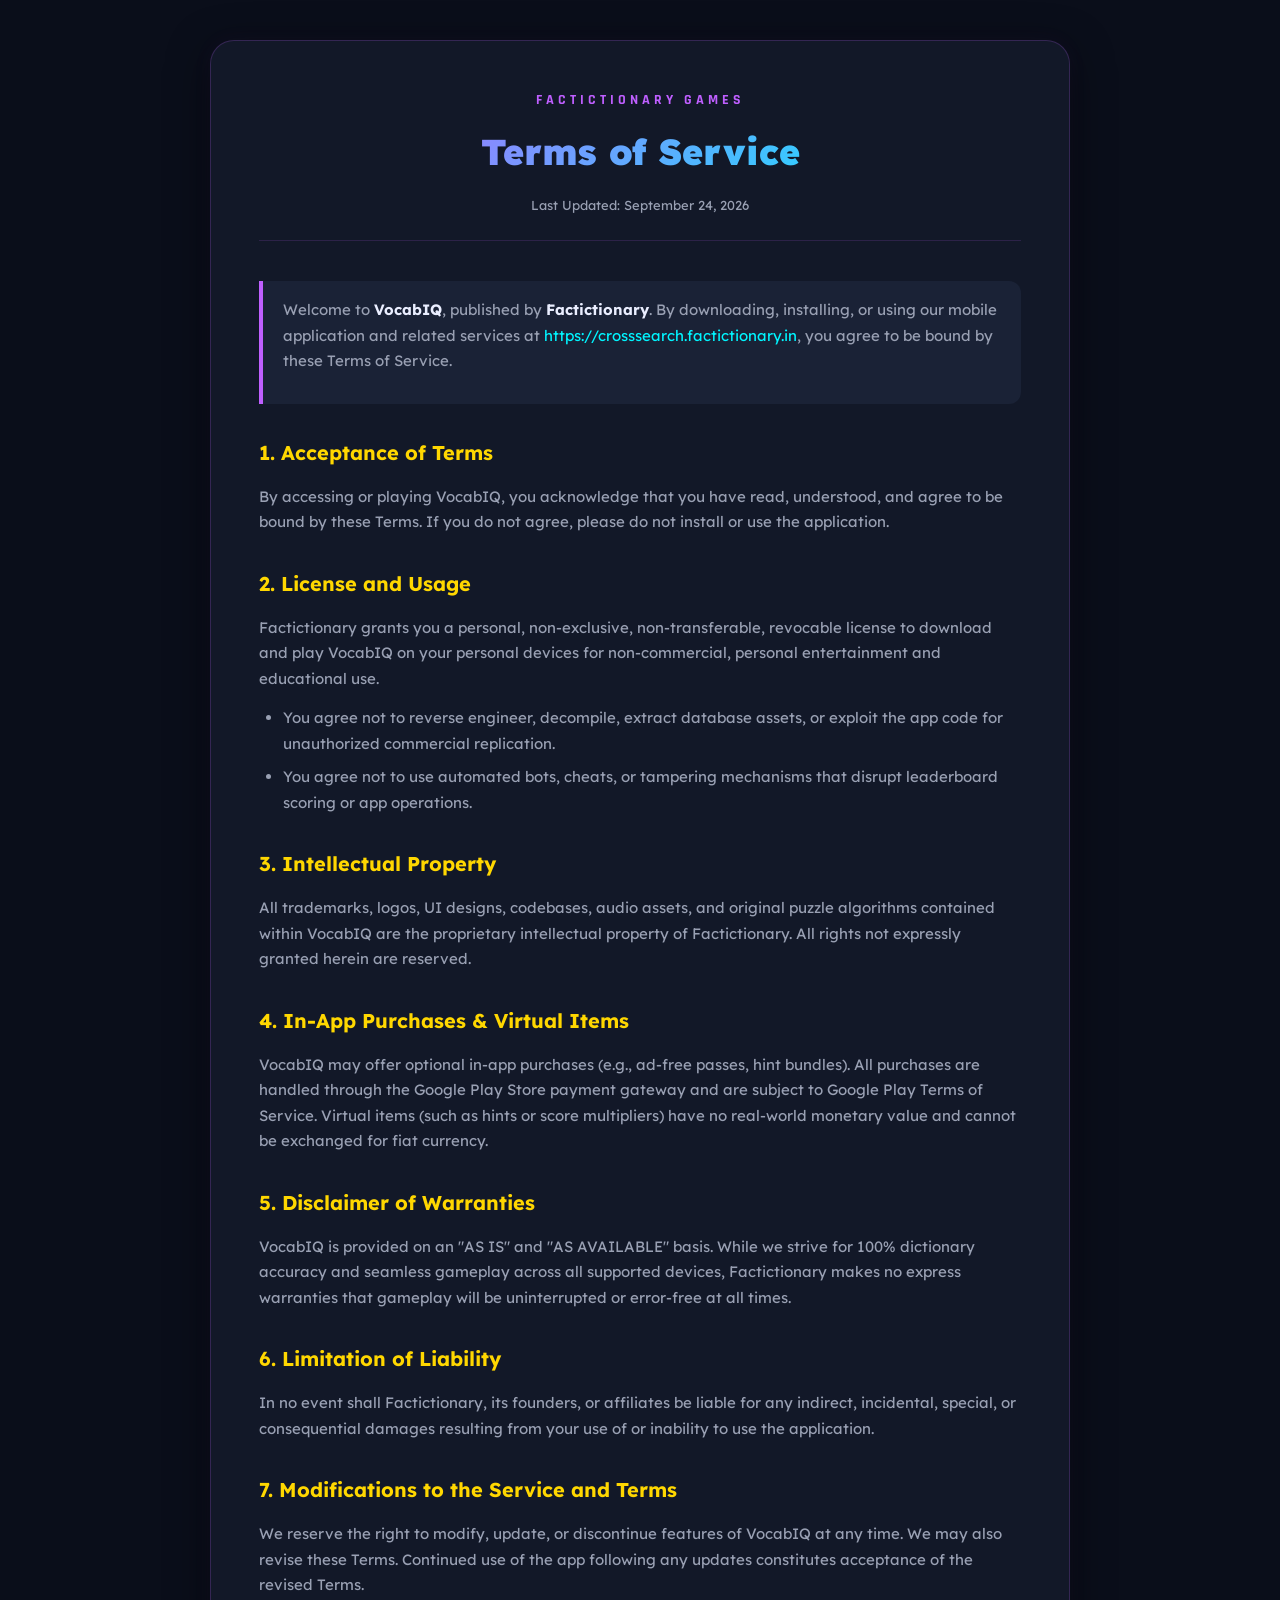
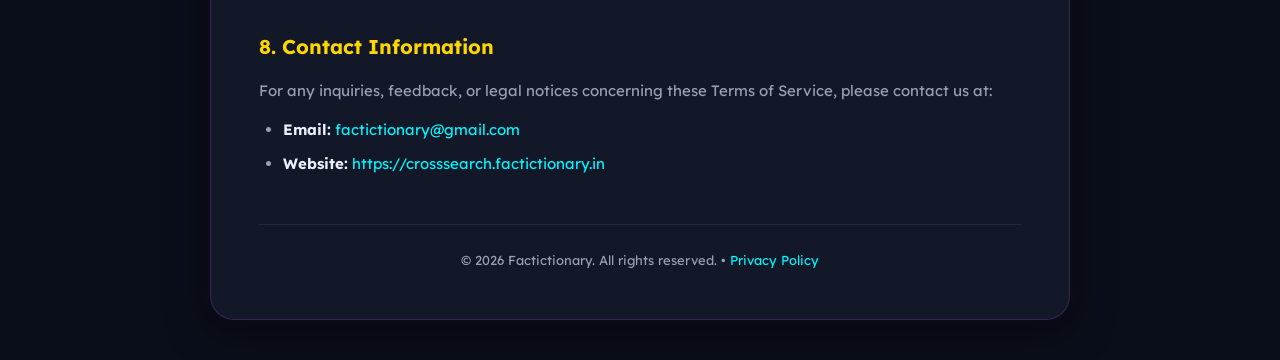
<file: terms_of_service.html>
<!DOCTYPE html>
<html lang="en">
<head>
    <meta charset="UTF-8">
    <meta name="viewport" content="width=device-width, initial-scale=1.0">
    <title>Terms of Service - VocabIQ</title>
    <link href="https://fonts.googleapis.com/css2?family=Lexend:wght@400;600;700;900&family=Rajdhani:wght@600;700&display=swap" rel="stylesheet">
    <style>
        :root {
            --bg-deep: #0A0E1A;
            --bg-card: #121828;
            --bg-surface: #1A2236;
            --neon-cyan: #00F5FF;
            --neon-purple: #BF5FFF;
            --neon-gold: #FFD700;
            --text-primary: #EAEEFF;
            --text-secondary: #99A0B3;
            --text-muted: #3D4F72;
        }
        * {
            box-sizing: border-box;
            margin: 0;
            padding: 0;
        }
        body {
            font-family: 'Lexend', sans-serif;
            background-color: var(--bg-deep);
            color: var(--text-primary);
            line-height: 1.7;
            padding: 40px 20px;
        }
        .container {
            max-width: 860px;
            margin: 0 auto;
            background: var(--bg-card);
            padding: 48px;
            border-radius: 24px;
            border: 1px solid rgba(191, 95, 255, 0.2);
            box-shadow: 0 10px 40px rgba(0, 0, 0, 0.5), 0 0 20px rgba(191, 95, 255, 0.05);
        }
        .header {
            text-align: center;
            margin-bottom: 40px;
            border-bottom: 1px solid rgba(191, 95, 255, 0.15);
            padding-bottom: 24px;
        }
        .brand {
            font-family: 'Rajdhani', sans-serif;
            font-size: 14px;
            font-weight: 700;
            letter-spacing: 4px;
            color: var(--neon-purple);
            text-transform: uppercase;
            margin-bottom: 8px;
        }
        h1 {
            font-size: 36px;
            font-weight: 900;
            background: linear-gradient(135deg, var(--neon-purple), var(--neon-cyan));
            -webkit-background-clip: text;
            -webkit-text-fill-color: transparent;
            margin-bottom: 12px;
        }
        .last-updated {
            color: var(--text-secondary);
            font-size: 13px;
        }
        h2 {
            font-size: 20px;
            color: var(--neon-gold);
            margin-top: 32px;
            margin-bottom: 14px;
            display: flex;
            align-items: center;
            gap: 10px;
        }
        p, li {
            color: var(--text-secondary);
            font-size: 15px;
            margin-bottom: 14px;
        }
        ul {
            padding-left: 24px;
            margin-bottom: 16px;
        }
        li {
            margin-bottom: 8px;
        }
        strong {
            color: var(--text-primary);
        }
        a {
            color: var(--neon-cyan);
            text-decoration: none;
            transition: color 0.2s ease;
        }
        a:hover {
            color: var(--neon-purple);
            text-decoration: underline;
        }
        .highlight-box {
            background: var(--bg-surface);
            border-left: 4px solid var(--neon-purple);
            padding: 16px 20px;
            border-radius: 0 12px 12px 0;
            margin: 20px 0;
        }
        .footer {
            margin-top: 48px;
            text-align: center;
            border-top: 1px solid rgba(255, 255, 255, 0.08);
            padding-top: 24px;
            font-size: 13px;
            color: var(--text-secondary);
        }
    </style>
</head>
<body>

<div class="container">
    <div class="header">
        <div class="brand">Factictionary Games</div>
        <h1>Terms of Service</h1>
        <div class="last-updated">Last Updated: September 24, 2026</div>
    </div>

    <div class="highlight-box">
        <p>Welcome to <strong>VocabIQ</strong>, published by <strong>Factictionary</strong>. By downloading, installing, or using our mobile application and related services at <a href="https://crosssearch.factictionary.in" target="_blank">https://crosssearch.factictionary.in</a>, you agree to be bound by these Terms of Service.</p>
    </div>

    <h2>1. Acceptance of Terms</h2>
    <p>By accessing or playing VocabIQ, you acknowledge that you have read, understood, and agree to be bound by these Terms. If you do not agree, please do not install or use the application.</p>

    <h2>2. License and Usage</h2>
    <p>Factictionary grants you a personal, non-exclusive, non-transferable, revocable license to download and play VocabIQ on your personal devices for non-commercial, personal entertainment and educational use.</p>
    <ul>
        <li>You agree not to reverse engineer, decompile, extract database assets, or exploit the app code for unauthorized commercial replication.</li>
        <li>You agree not to use automated bots, cheats, or tampering mechanisms that disrupt leaderboard scoring or app operations.</li>
    </ul>

    <h2>3. Intellectual Property</h2>
    <p>All trademarks, logos, UI designs, codebases, audio assets, and original puzzle algorithms contained within VocabIQ are the proprietary intellectual property of Factictionary. All rights not expressly granted herein are reserved.</p>

    <h2>4. In-App Purchases & Virtual Items</h2>
    <p>VocabIQ may offer optional in-app purchases (e.g., ad-free passes, hint bundles). All purchases are handled through the Google Play Store payment gateway and are subject to Google Play Terms of Service. Virtual items (such as hints or score multipliers) have no real-world monetary value and cannot be exchanged for fiat currency.</p>

    <h2>5. Disclaimer of Warranties</h2>
    <p>VocabIQ is provided on an "AS IS" and "AS AVAILABLE" basis. While we strive for 100% dictionary accuracy and seamless gameplay across all supported devices, Factictionary makes no express warranties that gameplay will be uninterrupted or error-free at all times.</p>

    <h2>6. Limitation of Liability</h2>
    <p>In no event shall Factictionary, its founders, or affiliates be liable for any indirect, incidental, special, or consequential damages resulting from your use of or inability to use the application.</p>

    <h2>7. Modifications to the Service and Terms</h2>
    <p>We reserve the right to modify, update, or discontinue features of VocabIQ at any time. We may also revise these Terms. Continued use of the app following any updates constitutes acceptance of the revised Terms.</p>

    <h2>8. Contact Information</h2>
    <p>For any inquiries, feedback, or legal notices concerning these Terms of Service, please contact us at:</p>
    <ul>
        <li><strong>Email:</strong> <a href="mailto:factictionary@gmail.com">factictionary@gmail.com</a></li>
        <li><strong>Website:</strong> <a href="https://crosssearch.factictionary.in" target="_blank">https://crosssearch.factictionary.in</a></li>
    </ul>

    <div class="footer">
        &copy; 2026 Factictionary. All rights reserved. • <a href="privacy_policy.html">Privacy Policy</a>
    </div>
</div>

</body>
</html>
</file>
<file: styles.css>
/* =========================================
   CrossSearch Landing — Stylesheet
   Author: MiniMax Agent
   ========================================= */

* {
    margin: 0;
    padding: 0;
    box-sizing: border-box;
}

:root {
    /* Brand */
    --grad-1: #7C3AED;
    --grad-2: #EC4899;
    --grad-3: #F59E0B;

    /* Surfaces */
    --bg: #FFFFFF;
    --bg-soft: #FAF7FF;
    --surface: #FFFFFF;
    --surface-2: #F4ECFF;

    /* Text */
    --text: #0F0820;
    --text-soft: #4B3F66;
    --text-muted: #8B82A1;

    /* Borders */
    --border: #ECE6F8;
    --border-strong: #D8C9F0;

    /* Shadows */
    --shadow-sm: 0 2px 6px rgba(124, 58, 237, 0.06);
    --shadow-md: 0 10px 30px rgba(124, 58, 237, 0.10);
    --shadow-lg: 0 30px 60px rgba(124, 58, 237, 0.18);
    --shadow-glow: 0 12px 40px rgba(236, 72, 153, 0.30);

    /* Radius */
    --r-sm: 8px;
    --r-md: 14px;
    --r-lg: 22px;
    --r-xl: 32px;

    /* Layout */
    --container: 1200px;
}

html {
    scroll-behavior: smooth;
    -webkit-text-size-adjust: 100%;
}

body {
    font-family: 'Inter', -apple-system, BlinkMacSystemFont, 'Segoe UI', Roboto, sans-serif;
    color: var(--text);
    background: var(--bg);
    line-height: 1.65;
    font-size: 16px;
    -webkit-font-smoothing: antialiased;
    -moz-osx-font-smoothing: grayscale;
    overflow-x: hidden;
}

a { color: inherit; text-decoration: none; }
img { max-width: 100%; display: block; }
button { font-family: inherit; cursor: pointer; border: none; background: none; }

.container {
    max-width: var(--container);
    margin: 0 auto;
    padding: 0 24px;
    width: 100%;
}

/* ============== TEXT GRADIENTS ============== */
.text-gradient {
    background: linear-gradient(120deg, var(--grad-1), var(--grad-2) 60%, var(--grad-3));
    -webkit-background-clip: text;
    -webkit-text-fill-color: transparent;
    background-clip: text;
    color: transparent;
}
.text-gradient-2 {
    background: linear-gradient(120deg, var(--grad-2), var(--grad-3));
    -webkit-background-clip: text;
    -webkit-text-fill-color: transparent;
    background-clip: text;
    color: transparent;
}

/* ============== NAVIGATION ============== */
.navbar {
    position: fixed;
    top: 0; left: 0; right: 0;
    z-index: 1000;
    background: rgba(255, 255, 255, 0.85);
    backdrop-filter: blur(18px);
    -webkit-backdrop-filter: blur(18px);
    border-bottom: 1px solid var(--border);
    transition: all 0.3s ease;
}
.navbar.scrolled {
    box-shadow: var(--shadow-sm);
    background: rgba(255, 255, 255, 0.95);
}
.nav-container {
    display: flex;
    align-items: center;
    justify-content: space-between;
    padding: 14px 24px;
    gap: 24px;
}
.nav-brand {
    display: flex;
    align-items: center;
    gap: 10px;
    font-weight: 800;
    font-size: 1.25rem;
    color: var(--text);
    flex-shrink: 0;
}
.brand-logo svg { width: 36px; height: 36px; display: block; }
.brand-text {
    font-family: 'Plus Jakarta Sans', 'Inter', sans-serif;
    letter-spacing: -0.02em;
}
.nav-links {
    display: flex;
    align-items: center;
    gap: 32px;
}
.nav-links a {
    color: var(--text-soft);
    font-weight: 500;
    font-size: 0.95rem;
    transition: color 0.2s;
    position: relative;
}
.nav-links a:hover { color: var(--grad-1); }
.nav-links a:not(.nav-mobile-cta)::after {
    content: '';
    position: absolute;
    bottom: -6px; left: 0;
    width: 0; height: 2px;
    background: linear-gradient(90deg, var(--grad-1), var(--grad-2));
    transition: width 0.25s ease;
}
.nav-links a:not(.nav-mobile-cta):hover::after { width: 100%; }

.nav-mobile-cta {
    display: none;
    align-items: center;
    gap: 8px;
    padding: 10px 18px;
    background: linear-gradient(135deg, var(--grad-1), var(--grad-2));
    color: white !important;
    border-radius: 100px;
    font-weight: 600;
    box-shadow: var(--shadow-glow);
}
.nav-mobile-cta::after { display: none !important; }

.nav-cta {
    display: inline-flex;
    align-items: center;
    gap: 8px;
}

.nav-toggle {
    display: none;
    flex-direction: column;
    justify-content: center;
    gap: 5px;
    width: 40px; height: 40px;
    padding: 0;
    border-radius: var(--r-sm);
    background: transparent;
}
.nav-toggle span {
    display: block;
    width: 22px; height: 2px;
    background: var(--text);
    border-radius: 2px;
    transition: all 0.3s ease;
    margin: 0 auto;
}
.nav-toggle.active span:nth-child(1) { transform: translateY(7px) rotate(45deg); }
.nav-toggle.active span:nth-child(2) { opacity: 0; }
.nav-toggle.active span:nth-child(3) { transform: translateY(-7px) rotate(-45deg); }

.nav-overlay {
    position: fixed;
    inset: 0;
    background: rgba(15, 8, 32, 0.55);
    backdrop-filter: blur(2px);
    -webkit-backdrop-filter: blur(2px);
    opacity: 0;
    pointer-events: none;
    transition: opacity 0.3s ease;
    z-index: 998;
}
.nav-overlay.active {
    opacity: 1;
    pointer-events: auto;
}

/* ============== BUTTONS ============== */
.btn {
    display: inline-flex;
    align-items: center;
    justify-content: center;
    gap: 8px;
    padding: 12px 22px;
    border-radius: 100px;
    font-weight: 600;
    font-size: 0.95rem;
    transition: all 0.25s ease;
    cursor: pointer;
    white-space: nowrap;
}
.btn-primary {
    background: linear-gradient(135deg, var(--grad-1), var(--grad-2));
    color: white;
    box-shadow: var(--shadow-glow);
}
.btn-primary:hover {
    transform: translateY(-2px);
    box-shadow: 0 16px 50px rgba(236, 72, 153, 0.40);
}
.btn-secondary {
    background: white;
    color: var(--text);
    border: 1.5px solid var(--border-strong);
}
.btn-secondary:hover {
    border-color: var(--grad-1);
    color: var(--grad-1);
    transform: translateY(-2px);
}
.btn-ghost {
    background: transparent;
    color: white;
    border: 1.5px solid rgba(255,255,255,0.4);
}
.btn-ghost:hover {
    background: rgba(255,255,255,0.12);
    border-color: white;
}
.btn-lg { padding: 14px 26px; font-size: 1rem; }
.btn-xl { padding: 16px 32px; font-size: 1.05rem; }

/* ============== HERO ============== */
.hero {
    position: relative;
    padding: 140px 0 80px;
    overflow: hidden;
    background: linear-gradient(180deg, #FAF7FF 0%, #FFFFFF 100%);
}
.hero-bg {
    position: absolute;
    inset: 0;
    z-index: 0;
    pointer-events: none;
    overflow: hidden;
}
.blob {
    position: absolute;
    border-radius: 50%;
    filter: blur(80px);
    opacity: 0.6;
}
.blob-1 {
    width: 500px; height: 500px;
    background: radial-gradient(circle, #C4B5FD 0%, transparent 70%);
    top: -150px; left: -150px;
}
.blob-2 {
    width: 400px; height: 400px;
    background: radial-gradient(circle, #FBCFE8 0%, transparent 70%);
    top: 100px; right: -100px;
}
.blob-3 {
    width: 350px; height: 350px;
    background: radial-gradient(circle, #FDE68A 0%, transparent 70%);
    bottom: -100px; left: 30%;
}
.grid-overlay {
    position: absolute;
    inset: 0;
    background-image:
        linear-gradient(rgba(124, 58, 237, 0.04) 1px, transparent 1px),
        linear-gradient(90deg, rgba(124, 58, 237, 0.04) 1px, transparent 1px);
    background-size: 50px 50px;
    mask-image: radial-gradient(ellipse at center, black 30%, transparent 70%);
    -webkit-mask-image: radial-gradient(ellipse at center, black 30%, transparent 70%);
}

.hero-container {
    position: relative;
    z-index: 1;
    display: grid;
    grid-template-columns: 1.1fr 0.9fr;
    gap: 60px;
    align-items: center;
}

.hero-badge {
    display: inline-flex;
    align-items: center;
    gap: 8px;
    padding: 8px 16px;
    background: white;
    border: 1px solid var(--border);
    border-radius: 100px;
    font-size: 0.85rem;
    font-weight: 500;
    color: var(--text-soft);
    margin-bottom: 24px;
    box-shadow: var(--shadow-sm);
}
.pulse-dot {
    width: 8px; height: 8px;
    background: var(--grad-2);
    border-radius: 50%;
    box-shadow: 0 0 0 0 rgba(236, 72, 153, 0.5);
    animation: pulse 1.8s infinite;
}
@keyframes pulse {
    0% { box-shadow: 0 0 0 0 rgba(236, 72, 153, 0.5); }
    70% { box-shadow: 0 0 0 10px rgba(236, 72, 153, 0); }
    100% { box-shadow: 0 0 0 0 rgba(236, 72, 153, 0); }
}

.hero-title {
    font-family: 'Plus Jakarta Sans', 'Inter', sans-serif;
    font-size: clamp(2.2rem, 5vw, 4rem);
    font-weight: 800;
    line-height: 1.05;
    letter-spacing: -0.03em;
    margin-bottom: 22px;
}
.hero-subtitle {
    font-size: 1.125rem;
    color: var(--text-soft);
    line-height: 1.7;
    margin-bottom: 32px;
    max-width: 560px;
}
.hero-actions {
    display: flex;
    gap: 14px;
    margin-bottom: 40px;
    flex-wrap: wrap;
}
.hero-trust {
    display: flex;
    gap: 28px;
    flex-wrap: wrap;
    color: var(--text-muted);
    font-size: 0.9rem;
}
.trust-item {
    display: flex;
    align-items: center;
    gap: 8px;
}
.trust-item svg { color: var(--grad-1); flex-shrink: 0; }

/* ============== PHONE MOCKUP ============== */
.hero-visual {
    position: relative;
    display: flex;
    justify-content: center;
    align-items: center;
}
.phone-mockup {
    position: relative;
    width: 300px;
}
.phone-frame {
    position: relative;
    width: 300px;
    height: 600px;
    background: linear-gradient(135deg, #1F1147 0%, #2D1B69 100%);
    border-radius: 44px;
    padding: 14px;
    box-shadow:
        0 50px 100px -20px rgba(124, 58, 237, 0.40),
        0 30px 60px -30px rgba(236, 72, 153, 0.30),
        inset 0 0 0 2px rgba(255,255,255,0.1);
    transform: rotate(-3deg);
}
.phone-notch {
    position: absolute;
    top: 14px; left: 50%;
    transform: translateX(-50%);
    width: 110px; height: 26px;
    background: #0A0420;
    border-radius: 0 0 16px 16px;
    z-index: 2;
}
.phone-screen {
    width: 100%;
    height: 100%;
    background: linear-gradient(180deg, #FFF7FB 0%, #FFFFFF 100%);
    border-radius: 32px;
    overflow: hidden;
    padding: 38px 14px 14px;
    display: flex;
    flex-direction: column;
}
.app-header-bar {
    display: flex;
    justify-content: space-between;
    align-items: center;
    padding: 8px 12px;
    margin-bottom: 10px;
}
.app-bar-title {
    font-weight: 800;
    font-size: 0.9rem;
    background: linear-gradient(90deg, var(--grad-1), var(--grad-2));
    -webkit-background-clip: text;
    -webkit-text-fill-color: transparent;
    background-clip: text;
}
.app-bar-icon {
    width: 26px; height: 26px;
    background: linear-gradient(135deg, var(--grad-1), var(--grad-2));
    color: white;
    border-radius: 50%;
    display: flex;
    align-items: center;
    justify-content: center;
    font-weight: 700;
    font-size: 0.8rem;
}
.puzzle-tabs {
    display: flex;
    gap: 4px;
    background: var(--surface-2);
    padding: 4px;
    border-radius: 10px;
    margin-bottom: 12px;
}
.tab {
    flex: 1;
    text-align: center;
    padding: 6px 8px;
    font-size: 0.65rem;
    font-weight: 600;
    color: var(--text-muted);
    border-radius: 7px;
}
.tab-active {
    background: white;
    color: var(--grad-1);
    box-shadow: var(--shadow-sm);
}
.puzzle-grid {
    display: grid;
    grid-template-columns: repeat(5, 1fr);
    gap: 3px;
    margin-bottom: 10px;
}
.cell {
    aspect-ratio: 1;
    background: white;
    border: 1px solid var(--border);
    border-radius: 5px;
    display: flex;
    align-items: center;
    justify-content: center;
    font-weight: 700;
    font-size: 0.75rem;
    color: var(--text);
}
.cell-block {
    background: transparent;
    border: none;
    color: var(--text-muted);
}
.cell.highlight {
    background: linear-gradient(135deg, #FCE7F3, #FBCFE8);
    border-color: var(--grad-2);
    color: var(--grad-2);
}
.clue-bar {
    padding: 10px;
    background: var(--surface-2);
    border-radius: 10px;
    margin-bottom: 10px;
}
.clue-label {
    font-size: 0.6rem;
    color: var(--grad-1);
    font-weight: 700;
    letter-spacing: 0.05em;
    margin-bottom: 3px;
}
.clue-text {
    font-size: 0.72rem;
    font-weight: 600;
    color: var(--text);
}
.level-pills {
    display: flex;
    gap: 4px;
    margin-top: auto;
}
.pill {
    flex: 1;
    text-align: center;
    padding: 6px 4px;
    background: white;
    border: 1px solid var(--border);
    border-radius: 6px;
    font-size: 0.55rem;
    font-weight: 700;
    color: var(--text-muted);
    letter-spacing: 0.05em;
}
.pill-active {
    background: linear-gradient(135deg, var(--grad-1), var(--grad-2));
    color: white;
    border-color: transparent;
}

.floating-badge {
    position: absolute;
    display: flex;
    align-items: center;
    gap: 8px;
    padding: 10px 16px;
    background: white;
    border-radius: 100px;
    box-shadow: var(--shadow-md);
    font-weight: 600;
    font-size: 0.85rem;
    color: var(--text);
}
.badge-1 {
    top: 60px; left: -30px;
    animation: float 4s ease-in-out infinite;
}
.badge-2 {
    bottom: 60px; right: -10px;
    animation: float 4s ease-in-out infinite reverse;
    animation-delay: 1s;
}
.badge-emoji { font-size: 1.1rem; }
@keyframes float {
    0%, 100% { transform: translateY(0); }
    50% { transform: translateY(-10px); }
}

/* ============== LOGOS SECTION ============== */
.logos-section {
    padding: 50px 0;
    background: white;
    border-top: 1px solid var(--border);
    border-bottom: 1px solid var(--border);
}
.logos-label {
    text-align: center;
    color: var(--text-muted);
    font-size: 0.85rem;
    text-transform: uppercase;
    letter-spacing: 0.15em;
    margin-bottom: 22px;
    font-weight: 600;
}
.logos-strip {
    display: flex;
    align-items: center;
    justify-content: center;
    flex-wrap: wrap;
    gap: 28px;
    color: var(--text-soft);
    font-weight: 700;
    font-size: 1.05rem;
}
.logo-item {
    opacity: 0.7;
    transition: opacity 0.25s, color 0.25s;
}
.logo-item:hover { opacity: 1; color: var(--grad-1); }
.logo-divider {
    width: 4px; height: 4px;
    border-radius: 50%;
    background: var(--border-strong);
}

/* ============== SECTION COMMON ============== */
section {
    padding: 100px 0;
}
.section-header {
    text-align: center;
    max-width: 720px;
    margin: 0 auto 60px;
}
.section-eyebrow {
    display: inline-block;
    color: var(--grad-1);
    font-weight: 700;
    font-size: 0.85rem;
    text-transform: uppercase;
    letter-spacing: 0.15em;
    margin-bottom: 14px;
    padding: 6px 14px;
    background: var(--surface-2);
    border-radius: 100px;
}
.section-title {
    font-family: 'Plus Jakarta Sans', 'Inter', sans-serif;
    font-size: clamp(1.8rem, 4vw, 2.8rem);
    font-weight: 800;
    line-height: 1.15;
    letter-spacing: -0.02em;
    margin-bottom: 18px;
}
.section-subtitle {
    font-size: 1.1rem;
    color: var(--text-soft);
    line-height: 1.6;
}

/* ============== FEATURES ============== */
.features { background: white; }
.features-grid {
    display: grid;
    grid-template-columns: repeat(3, 1fr);
    gap: 24px;
}
.feature-card {
    padding: 36px 28px;
    background: white;
    border: 1px solid var(--border);
    border-radius: var(--r-lg);
    transition: all 0.3s ease;
    position: relative;
    overflow: hidden;
}
.feature-card::before {
    content: '';
    position: absolute;
    inset: 0;
    background: linear-gradient(135deg, transparent, var(--surface-2));
    opacity: 0;
    transition: opacity 0.3s;
}
.feature-card:hover {
    transform: translateY(-6px);
    box-shadow: var(--shadow-md);
    border-color: var(--border-strong);
}
.feature-card:hover::before { opacity: 1; }
.feature-icon {
    width: 56px; height: 56px;
    border-radius: 14px;
    display: flex;
    align-items: center;
    justify-content: center;
    color: white;
    margin-bottom: 22px;
    position: relative;
    z-index: 1;
}
.feature-icon svg { width: 26px; height: 26px; }
.icon-grad-1 { background: linear-gradient(135deg, #7C3AED, #6D28D9); }
.icon-grad-2 { background: linear-gradient(135deg, #EC4899, #DB2777); }
.icon-grad-3 { background: linear-gradient(135deg, #F59E0B, #D97706); }
.icon-grad-4 { background: linear-gradient(135deg, #06B6D4, #0891B2); }
.icon-grad-5 { background: linear-gradient(135deg, #10B981, #059669); }
.icon-grad-6 { background: linear-gradient(135deg, #EF4444, #DC2626); }
.feature-card h3 {
    font-size: 1.2rem;
    font-weight: 700;
    margin-bottom: 10px;
    position: relative;
    z-index: 1;
}
.feature-card p {
    color: var(--text-soft);
    line-height: 1.6;
    position: relative;
    z-index: 1;
}

/* ============== GAME MODES ============== */
.modes {
    background: linear-gradient(180deg, #FAF7FF 0%, #FFFFFF 100%);
}
.modes-grid {
    display: grid;
    grid-template-columns: 1fr 1fr;
    gap: 28px;
    margin-bottom: 80px;
}
.mode-card {
    background: white;
    border: 1px solid var(--border);
    border-radius: var(--r-xl);
    padding: 40px;
    display: flex;
    flex-direction: column;
    gap: 28px;
    transition: all 0.3s ease;
    position: relative;
    overflow: hidden;
}
.mode-card:hover {
    transform: translateY(-4px);
    box-shadow: var(--shadow-lg);
}
.mode-crossword {
    background: linear-gradient(135deg, #FAF5FF 0%, #FFFFFF 100%);
}
.mode-wordsearch {
    background: linear-gradient(135deg, #FFF7FB 0%, #FFFFFF 100%);
}
.mode-visual {
    display: flex;
    justify-content: center;
}
.mini-grid {
    display: grid;
    grid-template-columns: repeat(5, 1fr);
    gap: 6px;
    padding: 18px;
    background: white;
    border: 2px solid var(--border);
    border-radius: var(--r-md);
    box-shadow: var(--shadow-md);
}
.mini-cell {
    width: 38px; height: 38px;
    background: var(--bg-soft);
    border: 1px solid var(--border);
    border-radius: 6px;
    display: flex;
    align-items: center;
    justify-content: center;
    font-weight: 800;
    font-size: 1rem;
    color: var(--text);
}
.mini-block {
    background: transparent;
    border-color: transparent;
}
.mini-highlight {
    background: linear-gradient(135deg, #FCE7F3, #FBCFE8);
    border-color: var(--grad-2);
    color: var(--grad-2);
}
.mode-content { flex: 1; }
.mode-tag {
    display: inline-block;
    font-size: 0.75rem;
    font-weight: 800;
    letter-spacing: 0.15em;
    color: var(--grad-1);
    margin-bottom: 10px;
    padding: 5px 12px;
    background: rgba(124, 58, 237, 0.1);
    border-radius: 100px;
}
.mode-tag-2 {
    color: var(--grad-2);
    background: rgba(236, 72, 153, 0.1);
}
.mode-content h3 {
    font-family: 'Plus Jakarta Sans', 'Inter', sans-serif;
    font-size: 1.7rem;
    font-weight: 800;
    margin-bottom: 12px;
    letter-spacing: -0.02em;
}
.mode-content p {
    color: var(--text-soft);
    margin-bottom: 22px;
    line-height: 1.6;
}
.mode-list {
    list-style: none;
    display: flex;
    flex-direction: column;
    gap: 10px;
}
.mode-list li {
    display: flex;
    align-items: center;
    gap: 10px;
    color: var(--text);
    font-weight: 500;
    font-size: 0.95rem;
}
.mode-list svg {
    color: white;
    background: linear-gradient(135deg, var(--grad-1), var(--grad-2));
    border-radius: 50%;
    padding: 4px;
    flex-shrink: 0;
    width: 22px;
    height: 22px;
}

/* Levels */
.levels {
    background: white;
    padding: 60px 40px;
    border: 1px solid var(--border);
    border-radius: var(--r-xl);
    box-shadow: var(--shadow-sm);
}
.level-header {
    text-align: center;
    margin-bottom: 40px;
}
.level-header h3 {
    font-family: 'Plus Jakarta Sans', 'Inter', sans-serif;
    font-size: 1.6rem;
    font-weight: 800;
    margin-bottom: 8px;
}
.level-header p {
    color: var(--text-soft);
}
.levels-grid {
    display: grid;
    grid-template-columns: repeat(3, 1fr);
    gap: 22px;
}
.level-card {
    padding: 32px 26px;
    background: var(--bg-soft);
    border-radius: var(--r-lg);
    text-align: center;
    border: 1px solid transparent;
    transition: all 0.3s ease;
    position: relative;
}
.level-card:hover { transform: translateY(-4px); }
.level-novice:hover { border-color: #10B981; }
.level-explorer:hover { border-color: var(--grad-1); }
.level-master:hover { border-color: var(--grad-2); }
.level-number {
    font-family: 'Plus Jakarta Sans', 'Inter', sans-serif;
    font-size: 2.4rem;
    font-weight: 900;
    background: linear-gradient(135deg, var(--grad-1), var(--grad-2));
    -webkit-background-clip: text;
    -webkit-text-fill-color: transparent;
    background-clip: text;
    margin-bottom: 8px;
    line-height: 1;
}
.level-name {
    font-family: 'Plus Jakarta Sans', 'Inter', sans-serif;
    font-weight: 800;
    font-size: 1.1rem;
    letter-spacing: 0.1em;
    margin-bottom: 14px;
    color: var(--text);
}
.level-card p {
    color: var(--text-soft);
    line-height: 1.6;
    font-size: 0.95rem;
}

/* ============== HOW IT WORKS ============== */
.how-it-works { background: white; }
.steps-grid {
    display: grid;
    grid-template-columns: repeat(3, 1fr);
    gap: 28px;
}
.step-card {
    text-align: center;
    padding: 36px 28px;
    background: linear-gradient(135deg, var(--surface-2), white);
    border: 1px solid var(--border);
    border-radius: var(--r-lg);
    position: relative;
    transition: all 0.3s ease;
}
.step-card:hover {
    transform: translateY(-4px);
    box-shadow: var(--shadow-md);
}
.step-number {
    position: absolute;
    top: -22px; left: 50%;
    transform: translateX(-50%);
    width: 44px; height: 44px;
    background: linear-gradient(135deg, var(--grad-1), var(--grad-2));
    color: white;
    border-radius: 50%;
    display: flex;
    align-items: center;
    justify-content: center;
    font-weight: 800;
    font-size: 1.2rem;
    box-shadow: var(--shadow-glow);
}
.step-icon {
    width: 60px; height: 60px;
    margin: 12px auto 18px;
    border-radius: 16px;
    background: white;
    display: flex;
    align-items: center;
    justify-content: center;
    color: var(--grad-1);
    box-shadow: var(--shadow-sm);
}
.step-icon svg { width: 28px; height: 28px; }
.step-card h3 {
    font-size: 1.2rem;
    font-weight: 700;
    margin-bottom: 10px;
}
.step-card p {
    color: var(--text-soft);
    line-height: 1.6;
}

/* ============== USE CASES ============== */
.usecases { background: var(--bg-soft); }
.usecase-grid {
    display: grid;
    grid-template-columns: repeat(3, 1fr);
    gap: 22px;
}
.usecase-card {
    padding: 32px 26px;
    background: white;
    border: 1px solid var(--border);
    border-radius: var(--r-lg);
    transition: all 0.3s ease;
}
.usecase-card:hover {
    transform: translateY(-4px);
    box-shadow: var(--shadow-md);
}
.usecase-emoji {
    font-size: 2.6rem;
    margin-bottom: 18px;
    display: inline-block;
}
.usecase-card h3 {
    font-size: 1.15rem;
    font-weight: 700;
    margin-bottom: 8px;
}
.usecase-card p {
    color: var(--text-soft);
    line-height: 1.6;
    font-size: 0.95rem;
}

/* ============== STATS ============== */
.stats {
    background: linear-gradient(135deg, #1F1147 0%, #4C1D95 50%, #831843 100%);
    color: white;
    padding: 80px 0;
    position: relative;
    overflow: hidden;
}
.stats::before {
    content: '';
    position: absolute;
    inset: 0;
    background-image:
        radial-gradient(circle at 20% 50%, rgba(236, 72, 153, 0.2) 0%, transparent 50%),
        radial-gradient(circle at 80% 50%, rgba(245, 158, 11, 0.15) 0%, transparent 50%);
    pointer-events: none;
}
.stats-grid {
    display: grid;
    grid-template-columns: repeat(4, 1fr);
    gap: 20px;
    position: relative;
    z-index: 1;
}
.stat { text-align: center; }
.stat-num {
    font-family: 'Plus Jakarta Sans', 'Inter', sans-serif;
    font-size: clamp(2.5rem, 5vw, 4rem);
    font-weight: 900;
    background: linear-gradient(135deg, #FCD34D, #F472B6);
    -webkit-background-clip: text;
    -webkit-text-fill-color: transparent;
    background-clip: text;
    line-height: 1;
    margin-bottom: 10px;
    letter-spacing: -0.03em;
}
.stat-label {
    color: rgba(255,255,255,0.85);
    font-size: 0.95rem;
    font-weight: 500;
    text-transform: uppercase;
    letter-spacing: 0.1em;
}

/* ============== TESTIMONIALS ============== */
.testimonials { background: white; }
.testimonials-grid {
    display: grid;
    grid-template-columns: repeat(3, 1fr);
    gap: 24px;
}
.testimonial {
    padding: 32px;
    background: var(--bg-soft);
    border: 1px solid var(--border);
    border-radius: var(--r-lg);
    transition: all 0.3s ease;
    display: flex;
    flex-direction: column;
}
.testimonial:hover {
    transform: translateY(-4px);
    box-shadow: var(--shadow-md);
}
.testimonial-stars {
    color: #F59E0B;
    font-size: 1.05rem;
    letter-spacing: 0.15em;
    margin-bottom: 14px;
}
.testimonial-text {
    color: var(--text);
    line-height: 1.7;
    margin-bottom: 22px;
    flex: 1;
    font-size: 1.02rem;
}
.testimonial-author {
    display: flex;
    align-items: center;
    gap: 12px;
}
.author-avatar {
    width: 44px; height: 44px;
    border-radius: 50%;
    display: flex;
    align-items: center;
    justify-content: center;
    color: white;
    font-weight: 800;
    font-size: 1.1rem;
}
.avatar-1 { background: linear-gradient(135deg, #7C3AED, #EC4899); }
.avatar-2 { background: linear-gradient(135deg, #F59E0B, #EC4899); }
.avatar-3 { background: linear-gradient(135deg, #06B6D4, #7C3AED); }
.author-name {
    font-weight: 700;
    color: var(--text);
}
.author-role {
    font-size: 0.85rem;
    color: var(--text-muted);
}

/* ============== FAQ ============== */
.faq { background: var(--bg-soft); }
.faq-list {
    max-width: 820px;
    margin: 0 auto;
    display: flex;
    flex-direction: column;
    gap: 14px;
}
.faq-item {
    background: white;
    border: 1px solid var(--border);
    border-radius: var(--r-md);
    overflow: hidden;
    transition: all 0.3s ease;
}
.faq-item:hover { border-color: var(--border-strong); }
.faq-item.open {
    box-shadow: var(--shadow-md);
    border-color: var(--grad-1);
}
.faq-question {
    width: 100%;
    padding: 20px 24px;
    display: flex;
    justify-content: space-between;
    align-items: center;
    gap: 16px;
    text-align: left;
    font-weight: 600;
    font-size: 1.02rem;
    color: var(--text);
    background: white;
    transition: background 0.2s;
}
.faq-question:hover { background: var(--bg-soft); }
.faq-icon {
    color: var(--grad-1);
    flex-shrink: 0;
    transition: transform 0.3s ease;
}
.faq-item.open .faq-icon { transform: rotate(180deg); }
.faq-answer {
    max-height: 0;
    overflow: hidden;
    transition: max-height 0.35s ease, padding 0.35s ease;
}
.faq-item.open .faq-answer {
    max-height: 400px;
    padding: 0 24px 22px;
}
.faq-answer p {
    color: var(--text-soft);
    line-height: 1.7;
}

/* ============== FINAL CTA ============== */
.cta {
    position: relative;
    padding: 100px 0;
    background: linear-gradient(135deg, #1F1147 0%, #4C1D95 50%, #831843 100%);
    color: white;
    overflow: hidden;
}
.cta-bg {
    position: absolute;
    inset: 0;
    pointer-events: none;
}
.cta-bg .blob-1 {
    width: 600px; height: 600px;
    background: radial-gradient(circle, rgba(236, 72, 153, 0.4) 0%, transparent 70%);
    top: -200px; right: -100px;
}
.cta-bg .blob-2 {
    width: 500px; height: 500px;
    background: radial-gradient(circle, rgba(245, 158, 11, 0.3) 0%, transparent 70%);
    bottom: -150px; left: -100px;
}
.cta-container {
    position: relative;
    z-index: 1;
    text-align: center;
}
.cta-title {
    font-family: 'Plus Jakarta Sans', 'Inter', sans-serif;
    font-size: clamp(2rem, 5vw, 3.4rem);
    font-weight: 800;
    line-height: 1.1;
    letter-spacing: -0.02em;
    margin-bottom: 16px;
}
.cta-subtitle {
    font-size: 1.15rem;
    color: rgba(255,255,255,0.85);
    margin-bottom: 36px;
    max-width: 600px;
    margin-left: auto;
    margin-right: auto;
}
.cta-actions {
    display: flex;
    gap: 14px;
    justify-content: center;
    margin-bottom: 24px;
    flex-wrap: wrap;
}
.cta-note {
    color: rgba(255,255,255,0.65);
    font-size: 0.9rem;
}

/* ============== FOOTER ============== */
.footer {
    background: #0A0420;
    color: rgba(255,255,255,0.7);
    padding: 70px 0 0;
}
.footer-container {
    display: grid;
    grid-template-columns: 1.2fr 2fr;
    gap: 60px;
    padding-bottom: 50px;
}
.footer-brand .nav-brand { color: white; }
.footer-tagline {
    margin-top: 14px;
    font-size: 0.95rem;
    line-height: 1.6;
    max-width: 320px;
    color: rgba(255,255,255,0.55);
}
.footer-cols {
    display: grid;
    grid-template-columns: repeat(3, 1fr);
    gap: 40px;
}
.footer-col h4 {
    color: white;
    font-size: 0.95rem;
    font-weight: 700;
    margin-bottom: 18px;
    letter-spacing: 0.05em;
    text-transform: uppercase;
}
.footer-col a {
    display: block;
    color: rgba(255,255,255,0.65);
    margin-bottom: 10px;
    font-size: 0.92rem;
    transition: color 0.2s;
}
.footer-col a:hover { color: white; }
.footer-meta {
    color: rgba(255,255,255,0.45);
    font-size: 0.85rem;
    line-height: 1.5;
    margin-top: 8px;
}
.footer-bottom {
    border-top: 1px solid rgba(255,255,255,0.1);
    padding: 22px 0;
    color: rgba(255,255,255,0.45);
    font-size: 0.85rem;
}
.footer-bottom .container {
    display: flex;
    justify-content: space-between;
    align-items: center;
    gap: 20px;
    flex-wrap: wrap;
}
.footer-bottom a { color: rgba(255,255,255,0.7); }
.footer-bottom a:hover { color: white; }

/* ============== REVEAL ANIMATIONS ============== */
.reveal {
    opacity: 0;
    transform: translateY(30px);
    transition: opacity 0.7s ease, transform 0.7s ease;
}
.reveal.visible {
    opacity: 1;
    transform: translateY(0);
}
.reveal:nth-child(2) { transition-delay: 0.1s; }
.reveal:nth-child(3) { transition-delay: 0.2s; }
.reveal:nth-child(4) { transition-delay: 0.3s; }
.reveal:nth-child(5) { transition-delay: 0.4s; }
.reveal:nth-child(6) { transition-delay: 0.5s; }

/* ============== RESPONSIVE ============== */
@media (max-width: 1024px) {
    .hero-container { grid-template-columns: 1fr; gap: 50px; }
    .hero-visual { order: -1; }
    .features-grid,
    .testimonials-grid,
    .usecase-grid,
    .steps-grid {
        grid-template-columns: repeat(2, 1fr);
    }
    .stats-grid { grid-template-columns: repeat(2, 1fr); gap: 32px; }
}

@media (max-width: 768px) {
    .nav-toggle { display: flex; }
    .nav-cta { display: none; }
    .nav-links {
        position: fixed;
        top: 70px;
        right: 0;
        width: 78%;
        max-width: 320px;
        height: calc(100vh - 70px);
        background: white;
        flex-direction: column;
        align-items: flex-start;
        gap: 6px;
        padding: 24px;
        transform: translateX(110%);
        transition: transform 0.3s ease;
        box-shadow: -10px 0 30px rgba(0,0,0,0.1);
        overflow-y: auto;
    }
    .nav-links.active { transform: translateX(0); }
    .nav-links a {
        width: 100%;
        padding: 14px 12px;
        border-radius: var(--r-sm);
        font-size: 1rem;
    }
    .nav-links a:not(.nav-mobile-cta):hover::after { display: none; }
    .nav-links a:not(.nav-mobile-cta):hover { background: var(--bg-soft); }
    .nav-mobile-cta {
        display: inline-flex;
        margin-top: 12px;
        width: 100%;
        justify-content: center;
    }

    .hero { padding: 110px 0 60px; }
    .hero-title { font-size: 2.4rem; }
    .hero-trust { gap: 16px; font-size: 0.85rem; }
    .phone-mockup { width: 260px; }
    .phone-frame { width: 260px; height: 520px; }
    .badge-1 { left: -10px; top: 30px; }
    .badge-2 { right: -10px; bottom: 30px; }

    .features-grid,
    .testimonials-grid,
    .usecase-grid,
    .steps-grid,
    .modes-grid,
    .levels-grid {
        grid-template-columns: 1fr;
    }
    .stats-grid { grid-template-columns: repeat(2, 1fr); gap: 28px; }
    .section-header { margin-bottom: 44px; }

    .footer-container {
        grid-template-columns: 1fr;
        gap: 40px;
    }
    .footer-cols { grid-template-columns: repeat(2, 1fr); gap: 32px; }

    section { padding: 70px 0; }
    .levels { padding: 40px 24px; }
}

@media (max-width: 480px) {
    .container { padding: 0 18px; }
    .hero-actions { flex-direction: column; align-items: stretch; }
    .btn-lg, .btn-xl { width: 100%; justify-content: center; }
    .hero-title { font-size: 2rem; }
    .hero-subtitle { font-size: 1rem; }
    .testimonial { padding: 24px; }
    .mode-card { padding: 28px 22px; }
    .footer-cols { grid-template-columns: 1fr; }
}
</file>
